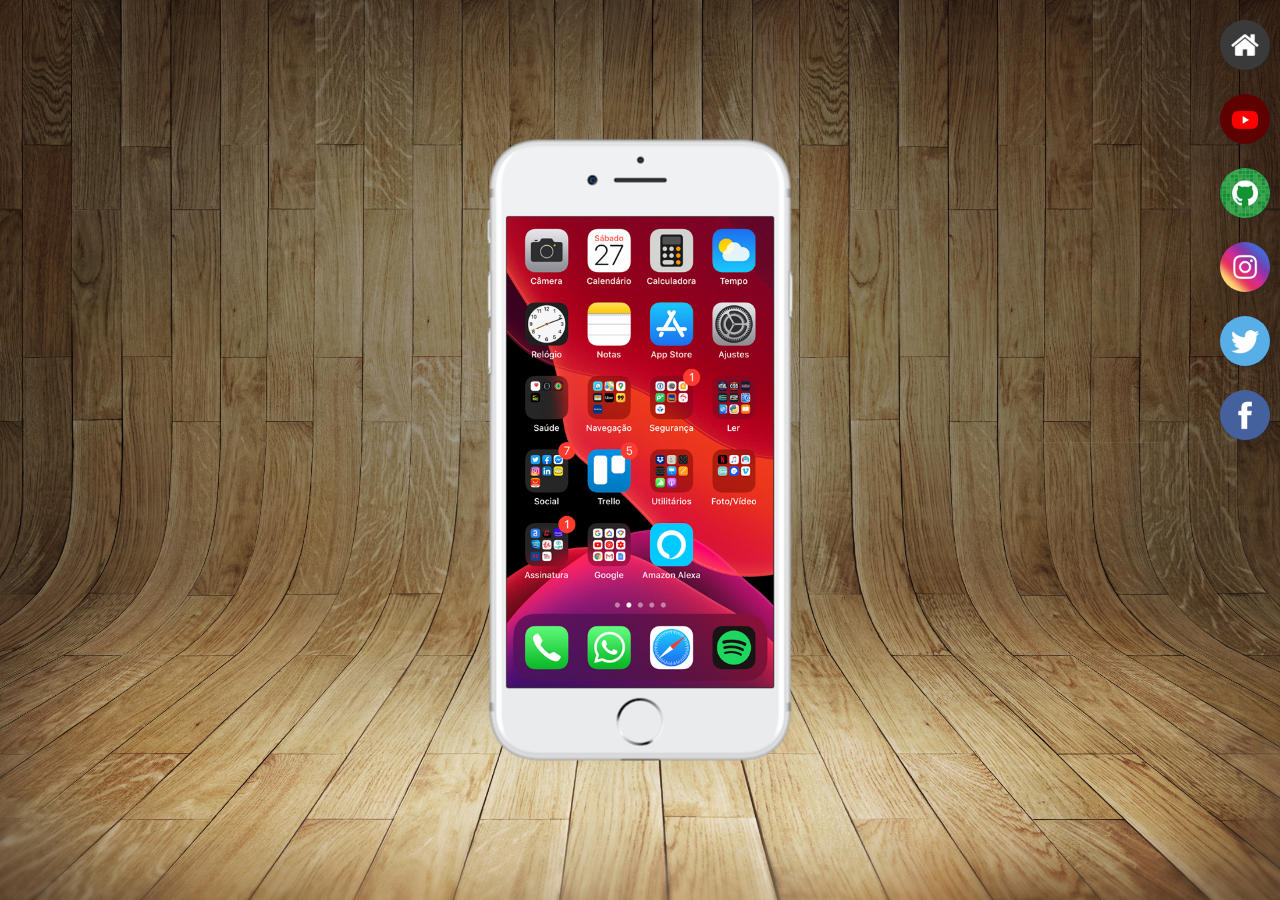
<file: index.html>
<!DOCTYPE html>
<html lang="pt-BR">
<head>
    <meta charset="UTF-8">
    <meta name="viewport" content="width=device-width, initial-scale=1.0">
    <title>Redes Sociais</title>
    <link rel="shortcut icon" href="favicon.ico" type="image/x-icon">
    <link rel="stylesheet" href="estilos/style.css">
</head>
<body>
    <main>
        <section id="telefone">
            <iframe src="home.html" frameborder="0" name="tela" id="tela">Navegador não compatível com a função do site (iframe)</iframe>
        </section>

        <section id="redes-sociais">

            <a href="home.html" target="tela"><img src="imagens/logo-home.jpg" alt="Home" srcset=""></a> <br>
            <a href="youtube.html" target="tela"><img src="imagens/logo-youtube.jpg" alt="YouTube" srcset=""></a> <br>
            <a href="github.html" target="tela"><img src="imagens/logo-github.jpg" alt="GitHub" srcset=""></a> <br>
            <a href="instagram.html" target="tela"><img src="imagens/logo-instagram.jpg" alt="Instagram" srcset=""></a> <br>
            <a href="twitter.html" target="tela"><img src="imagens/logo-twitter.jpg" alt="Twitter" srcset=""></a> <br>
            <a href="facebook.html" target="tela"><img src="imagens/logo-facebook.jpg" alt="Facebook" srcset=""></a>          
            
        </section>
    </main>
</body>
</html>
</file>
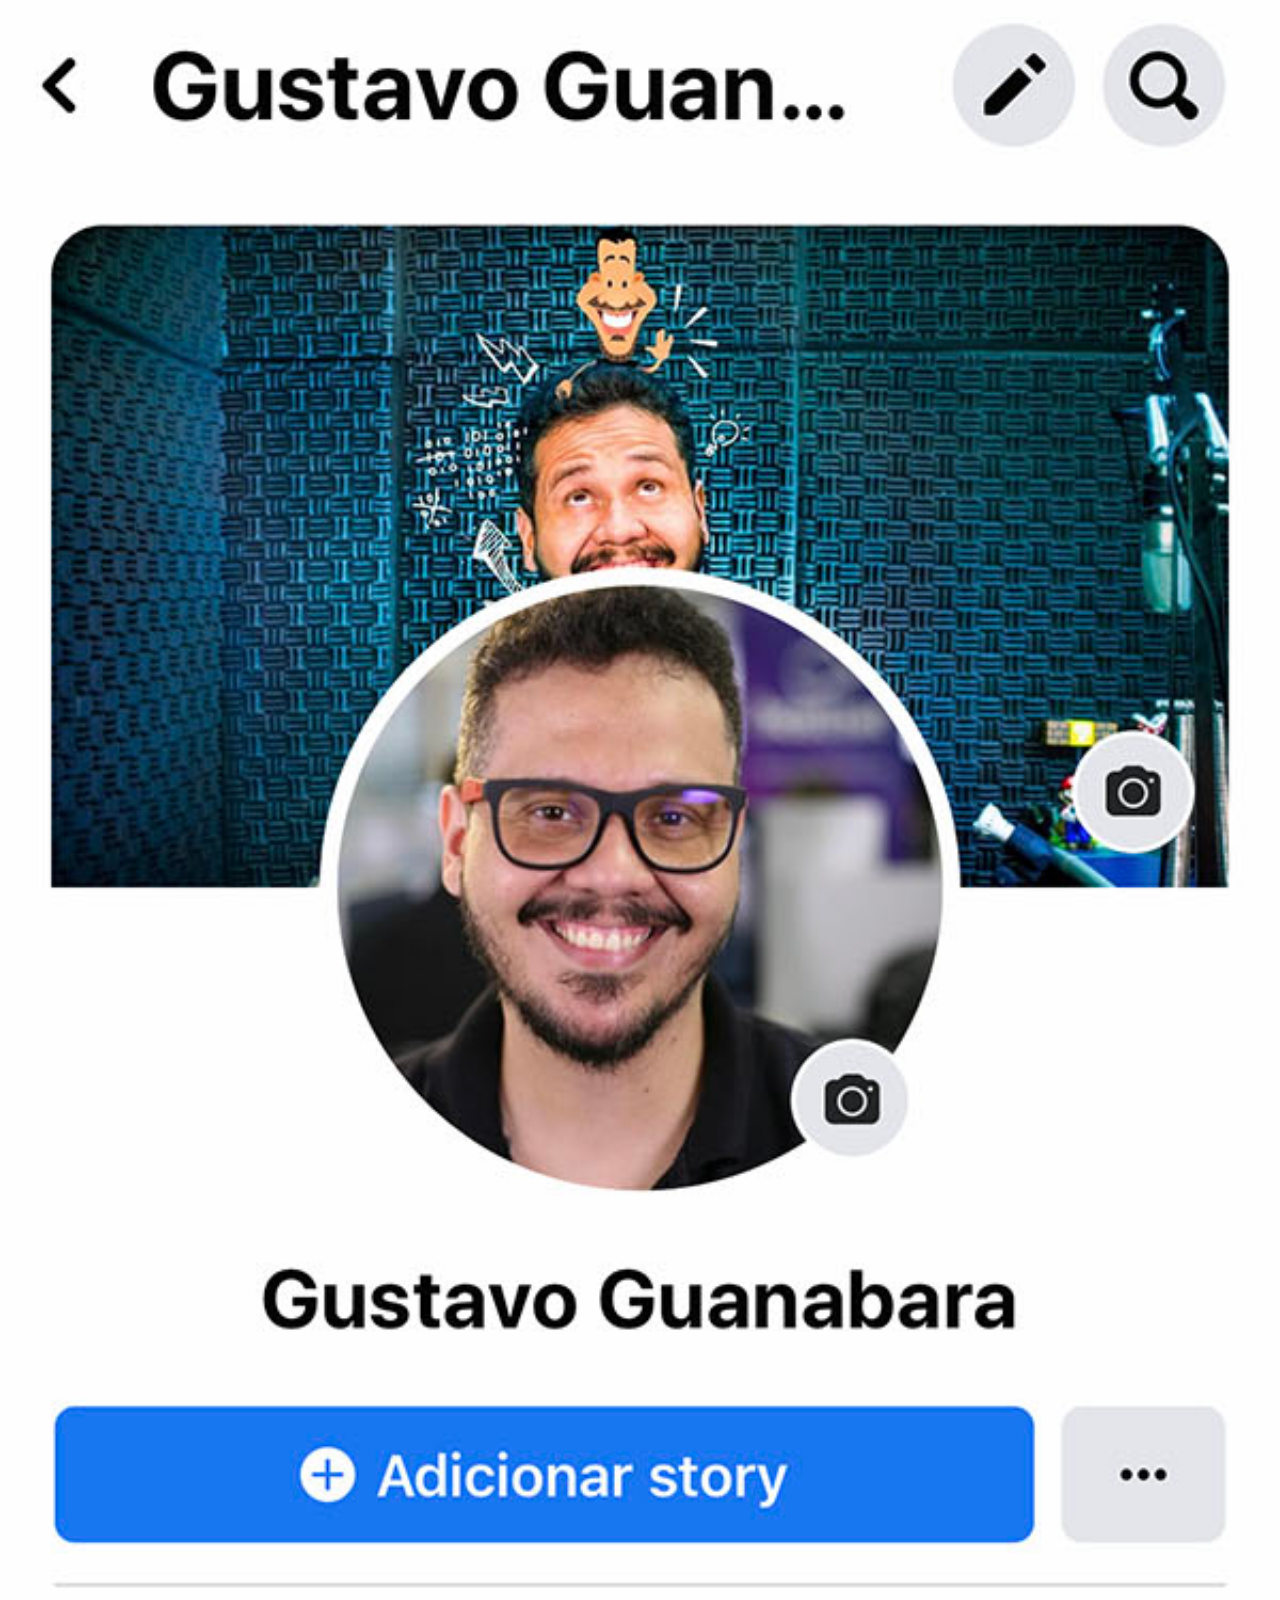
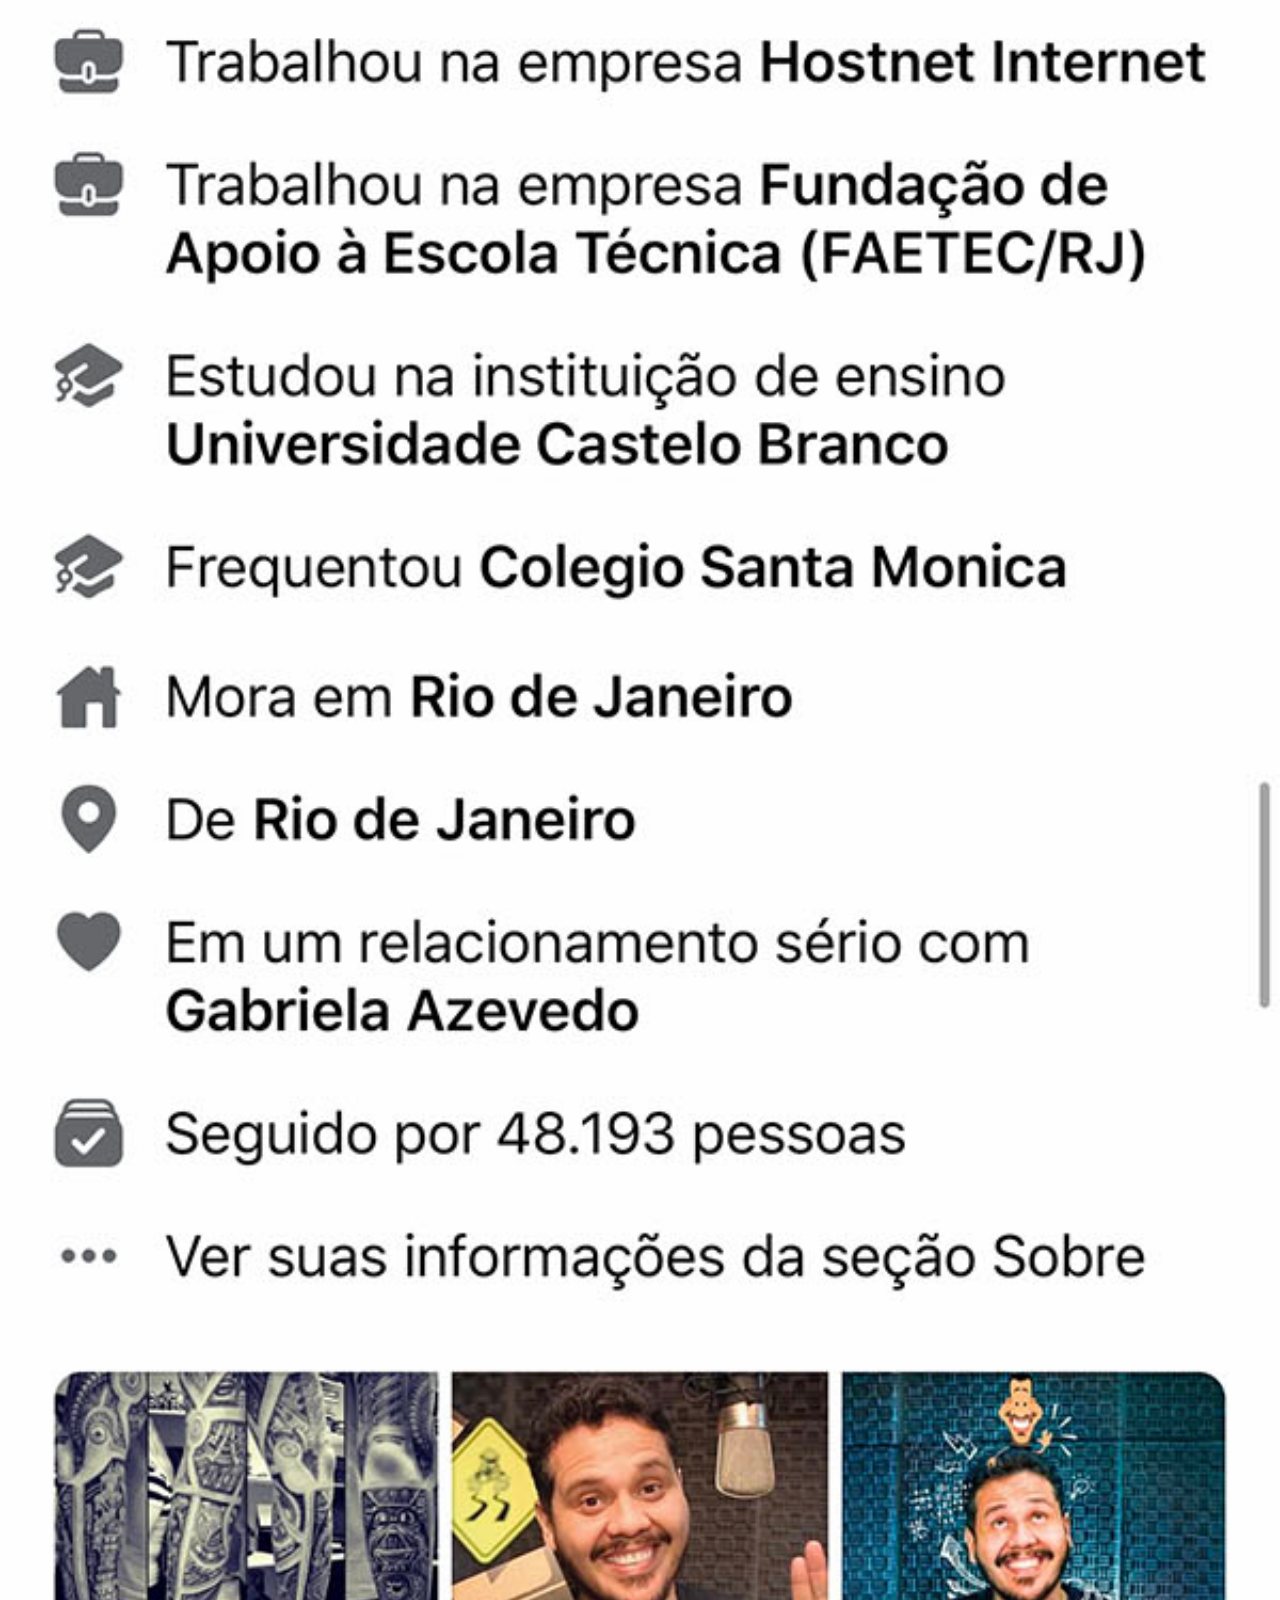
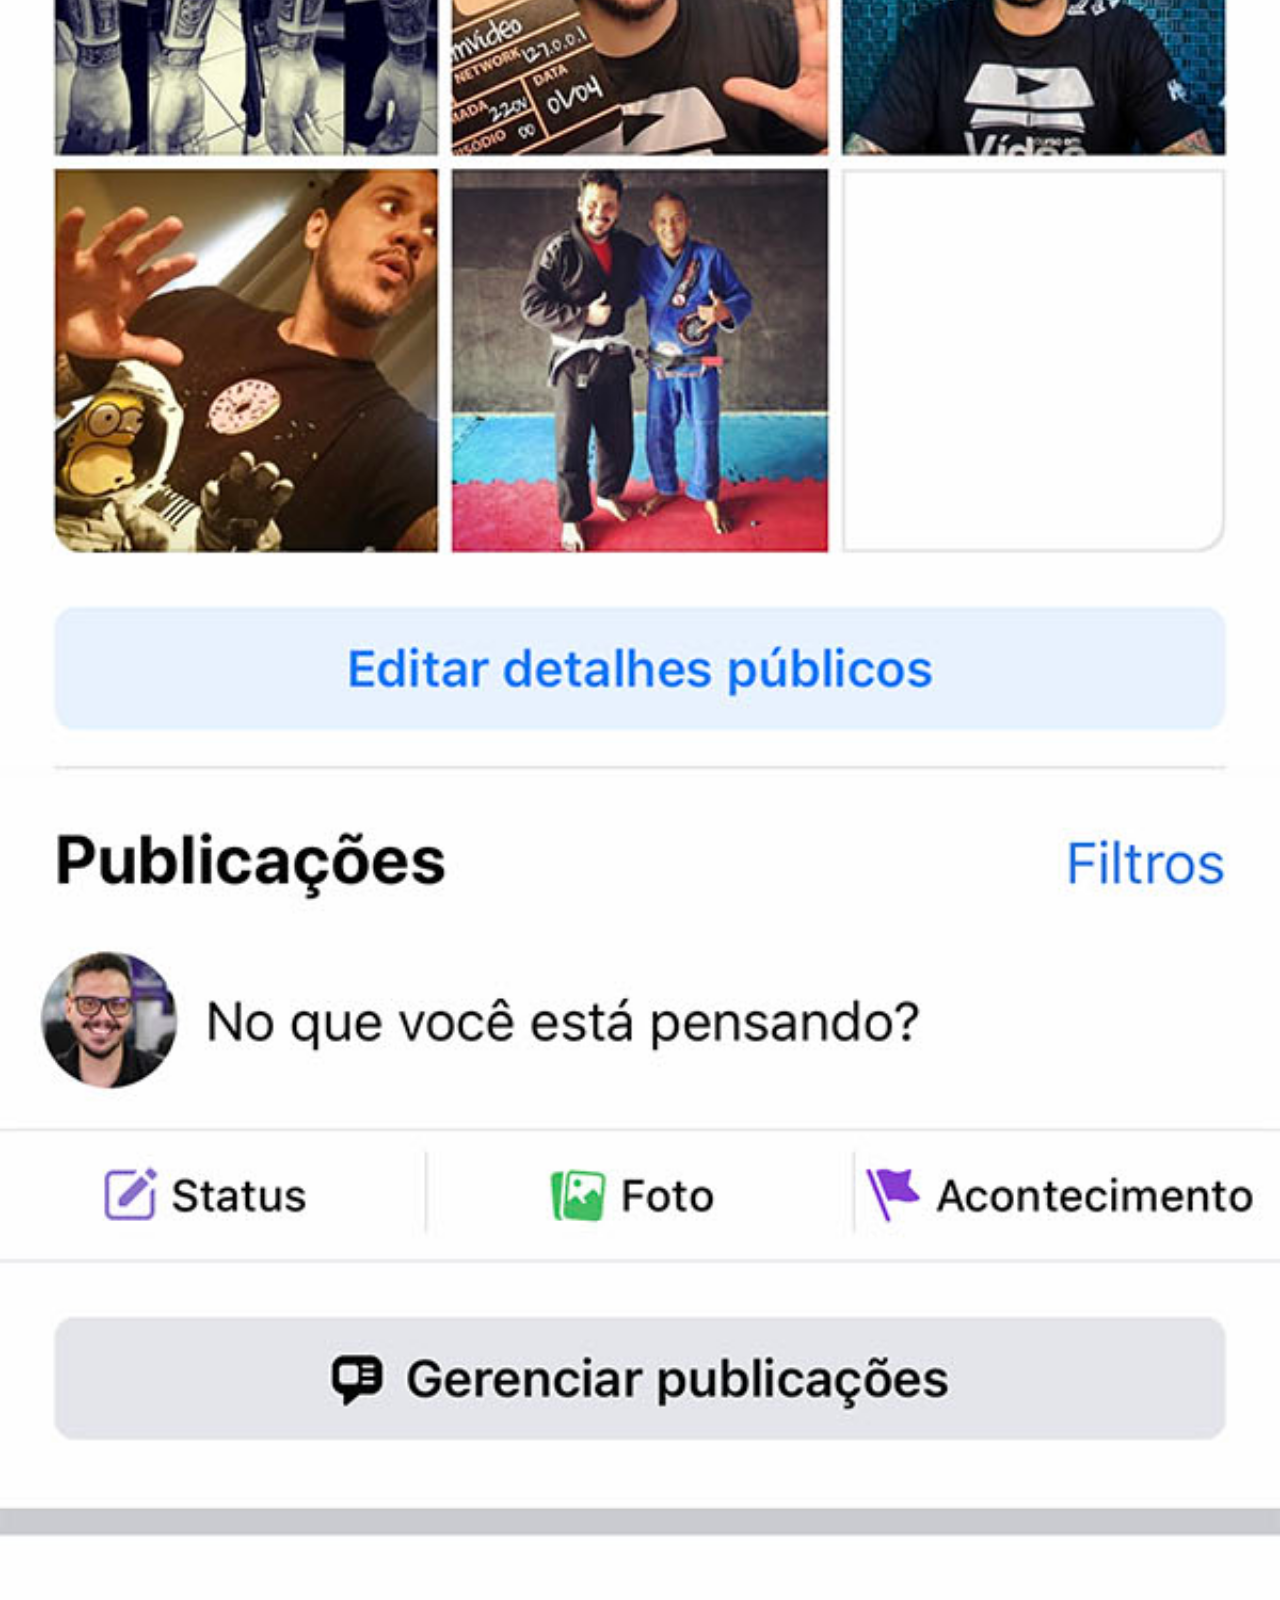
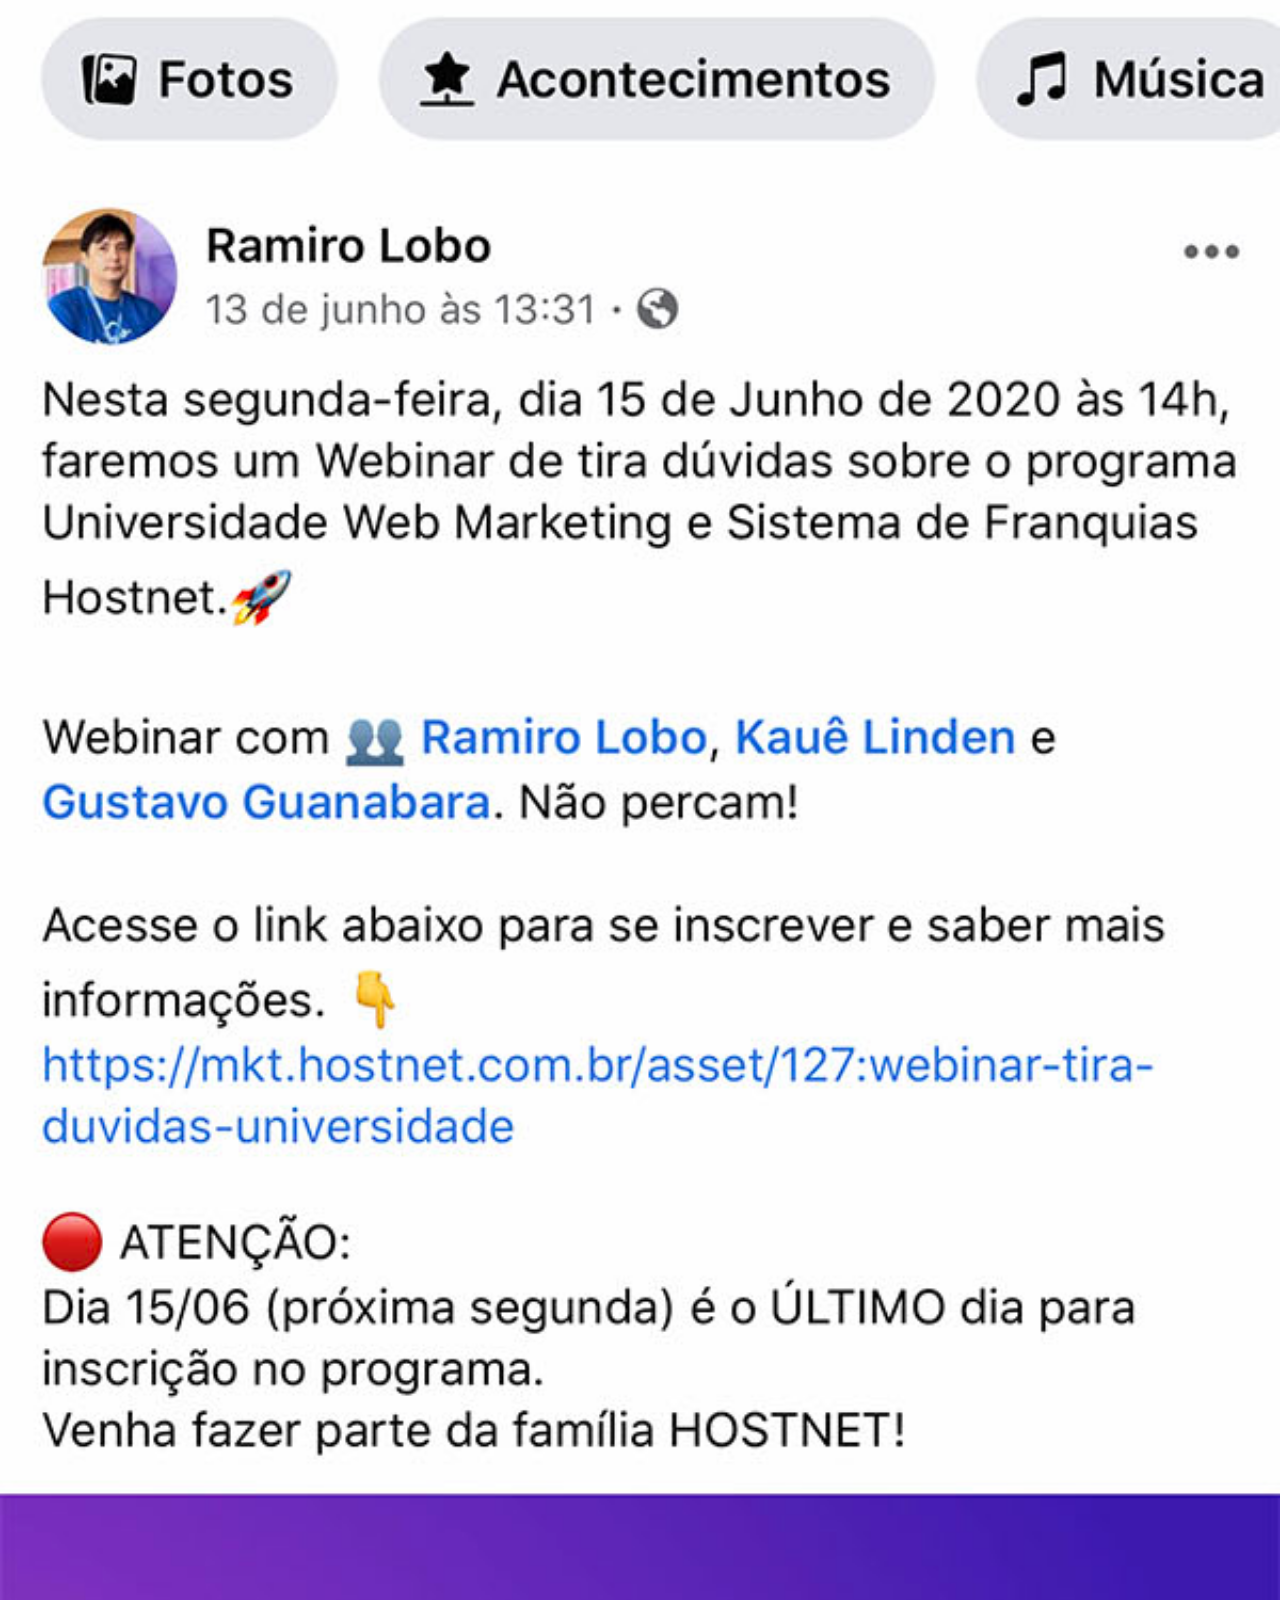
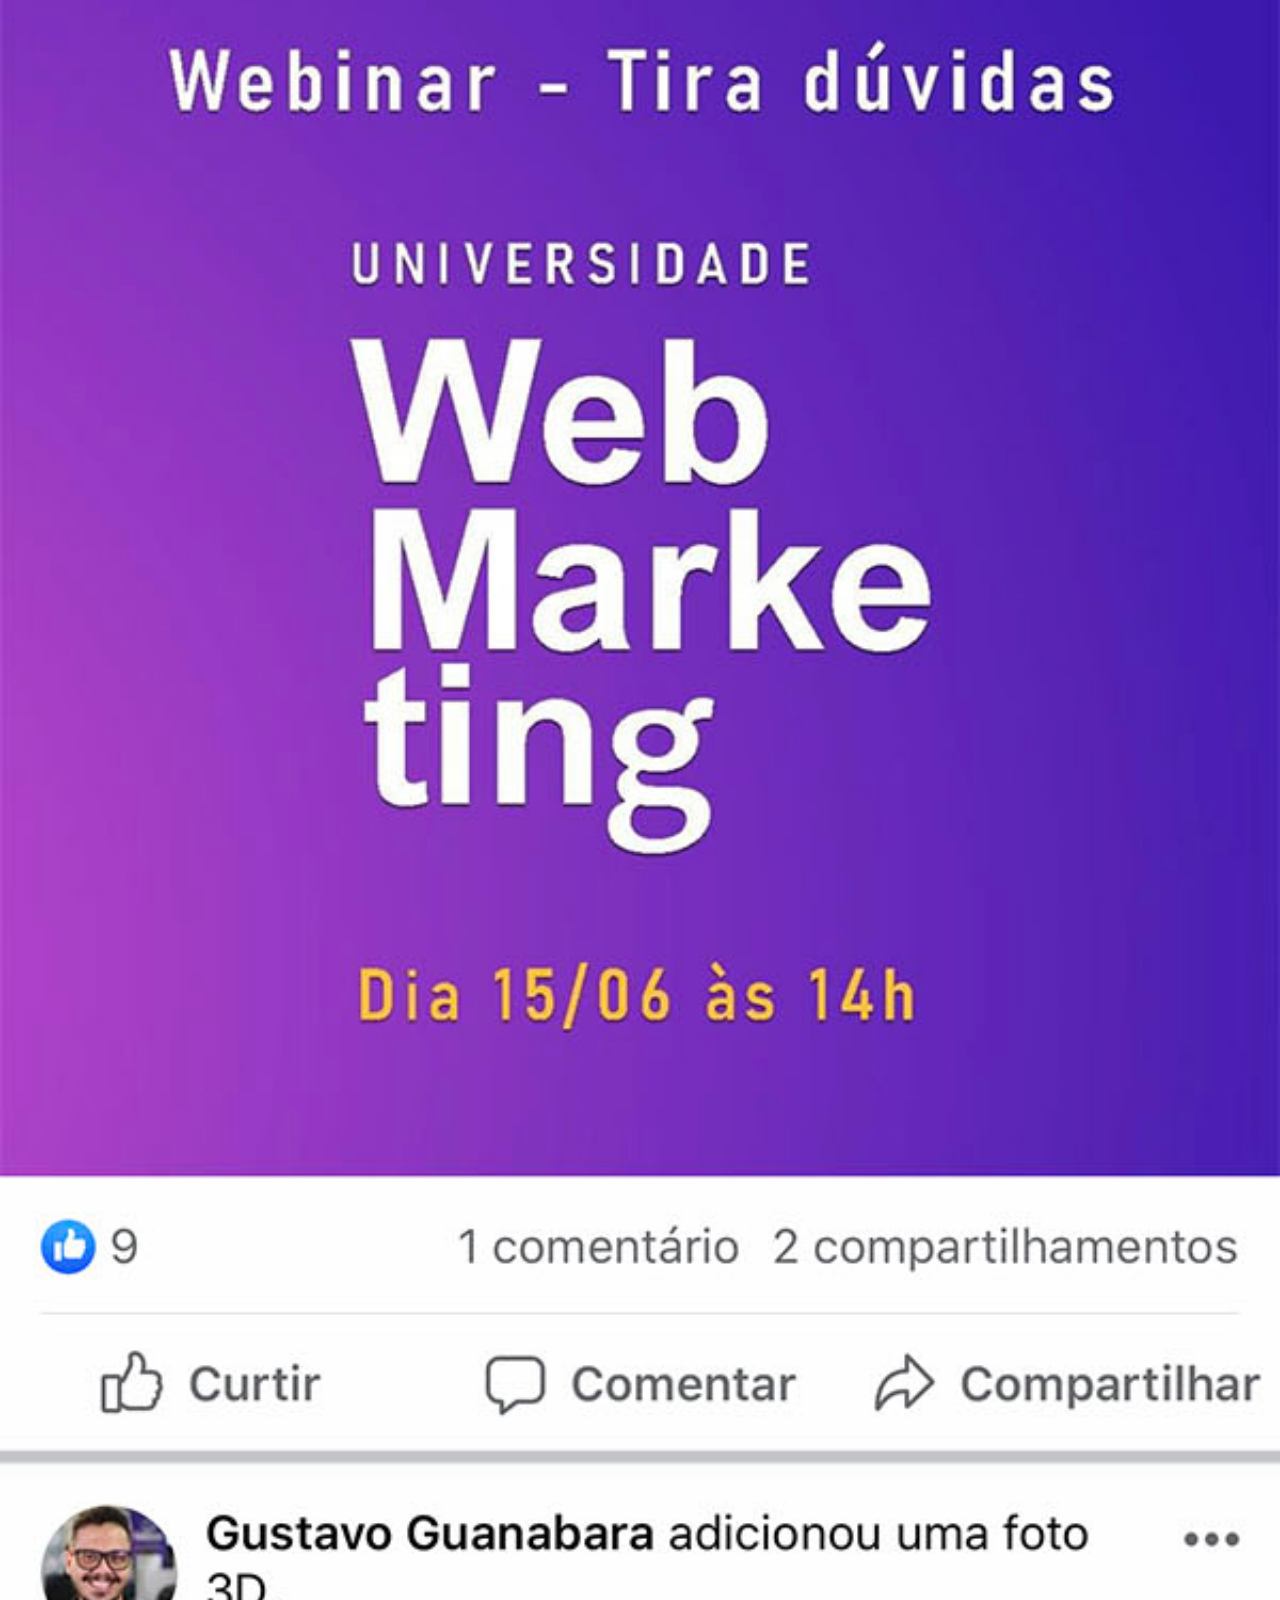
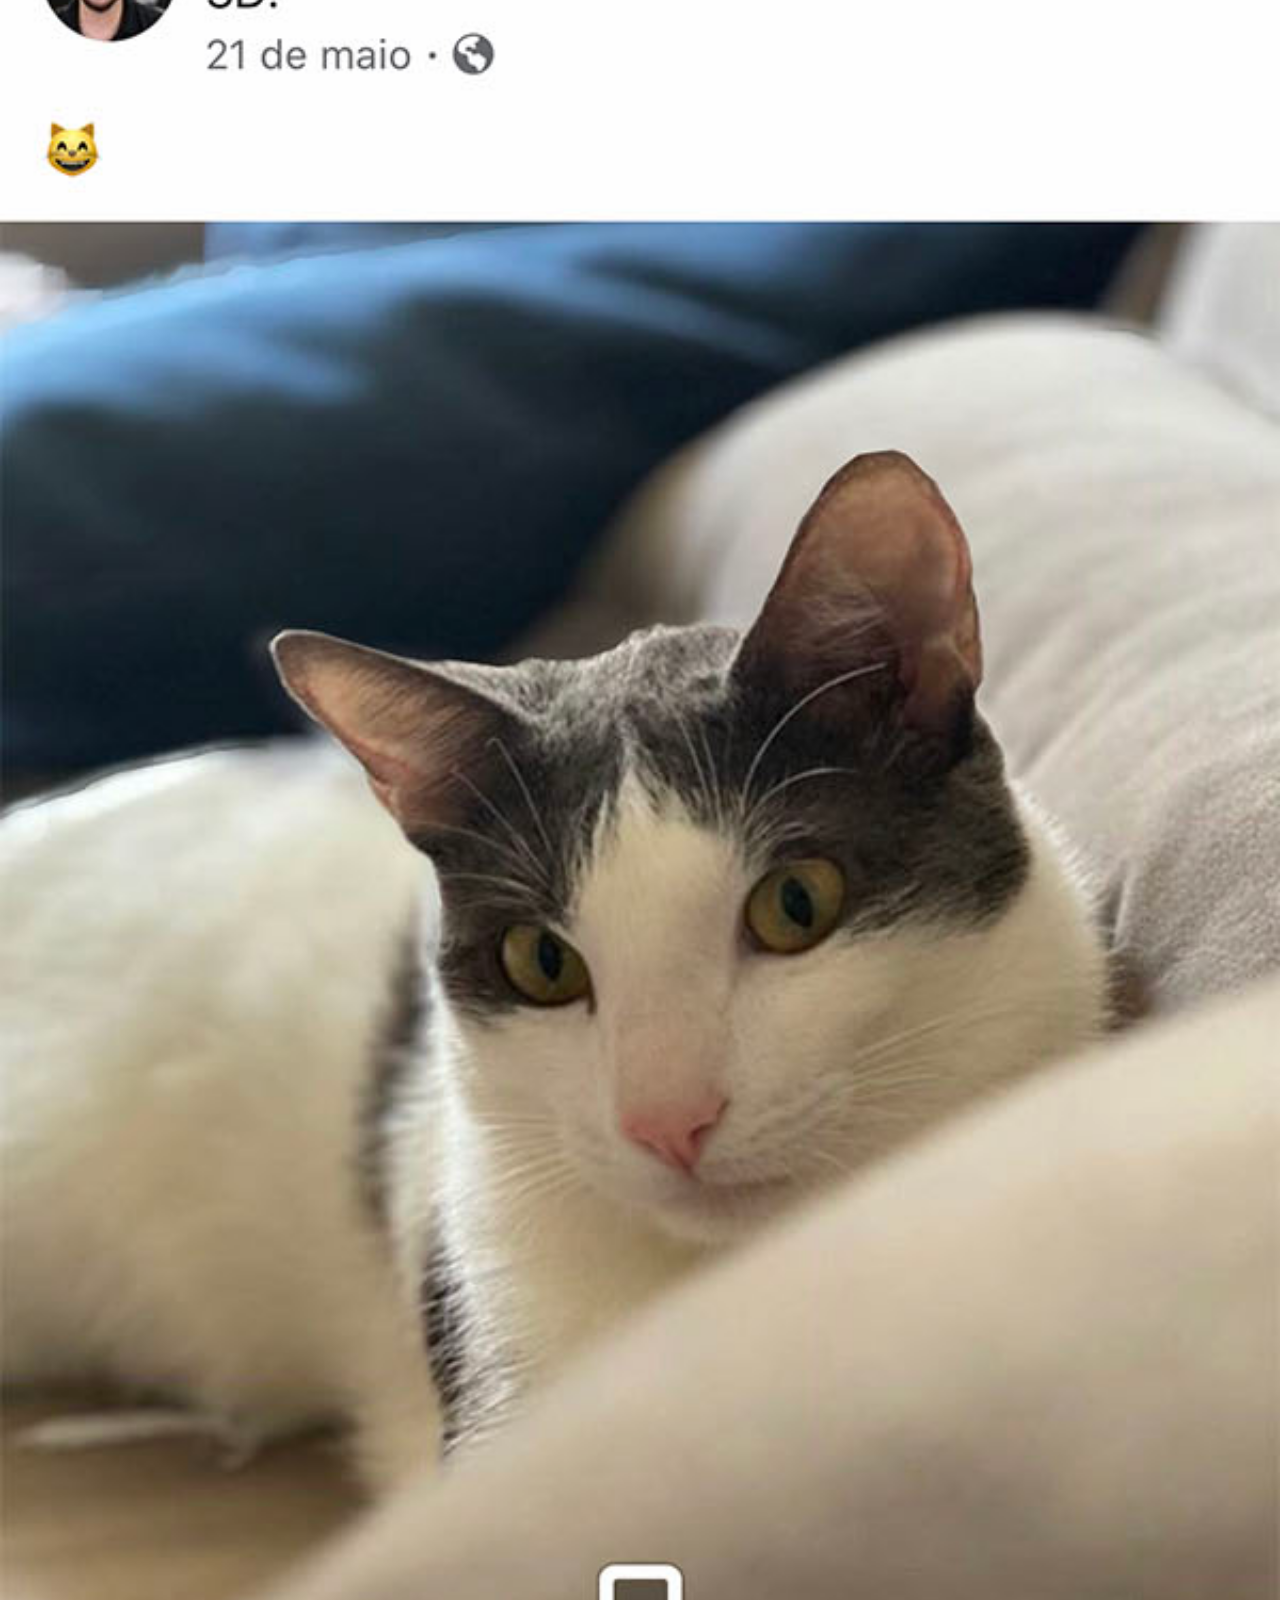
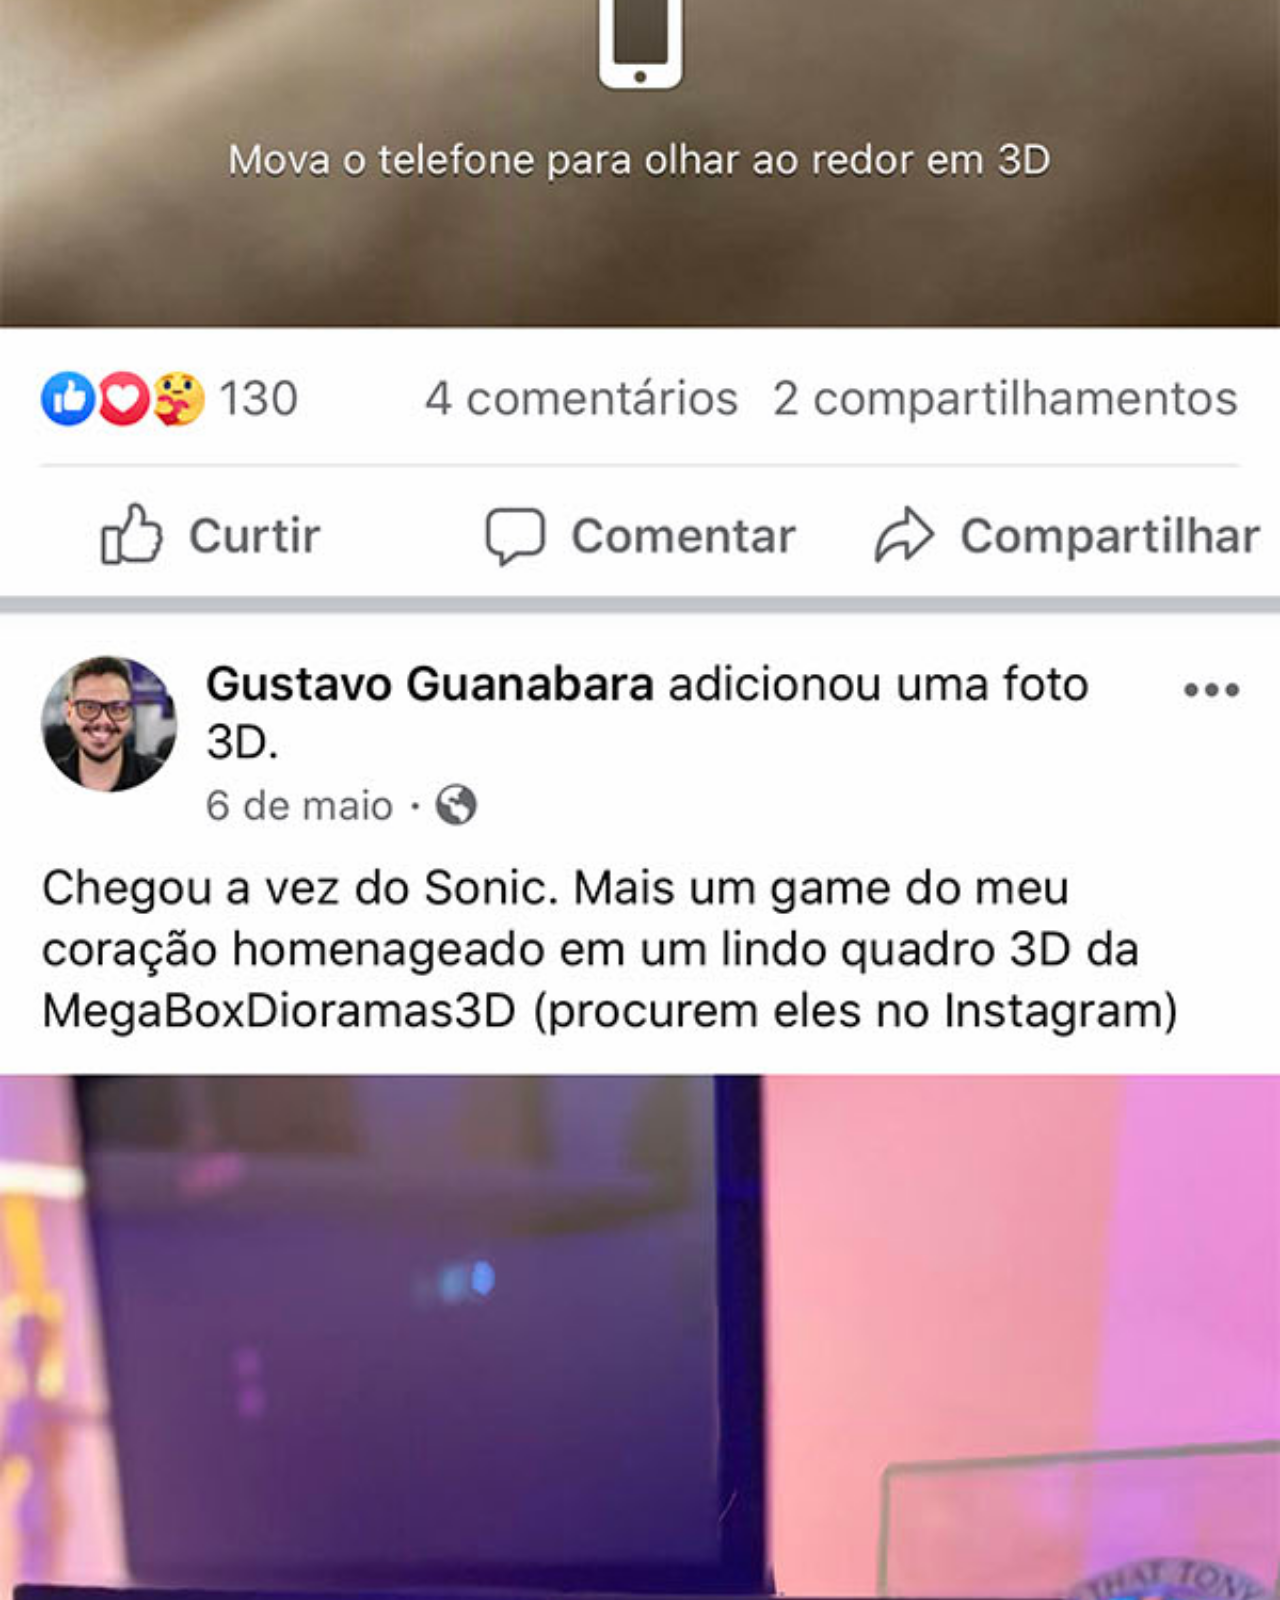
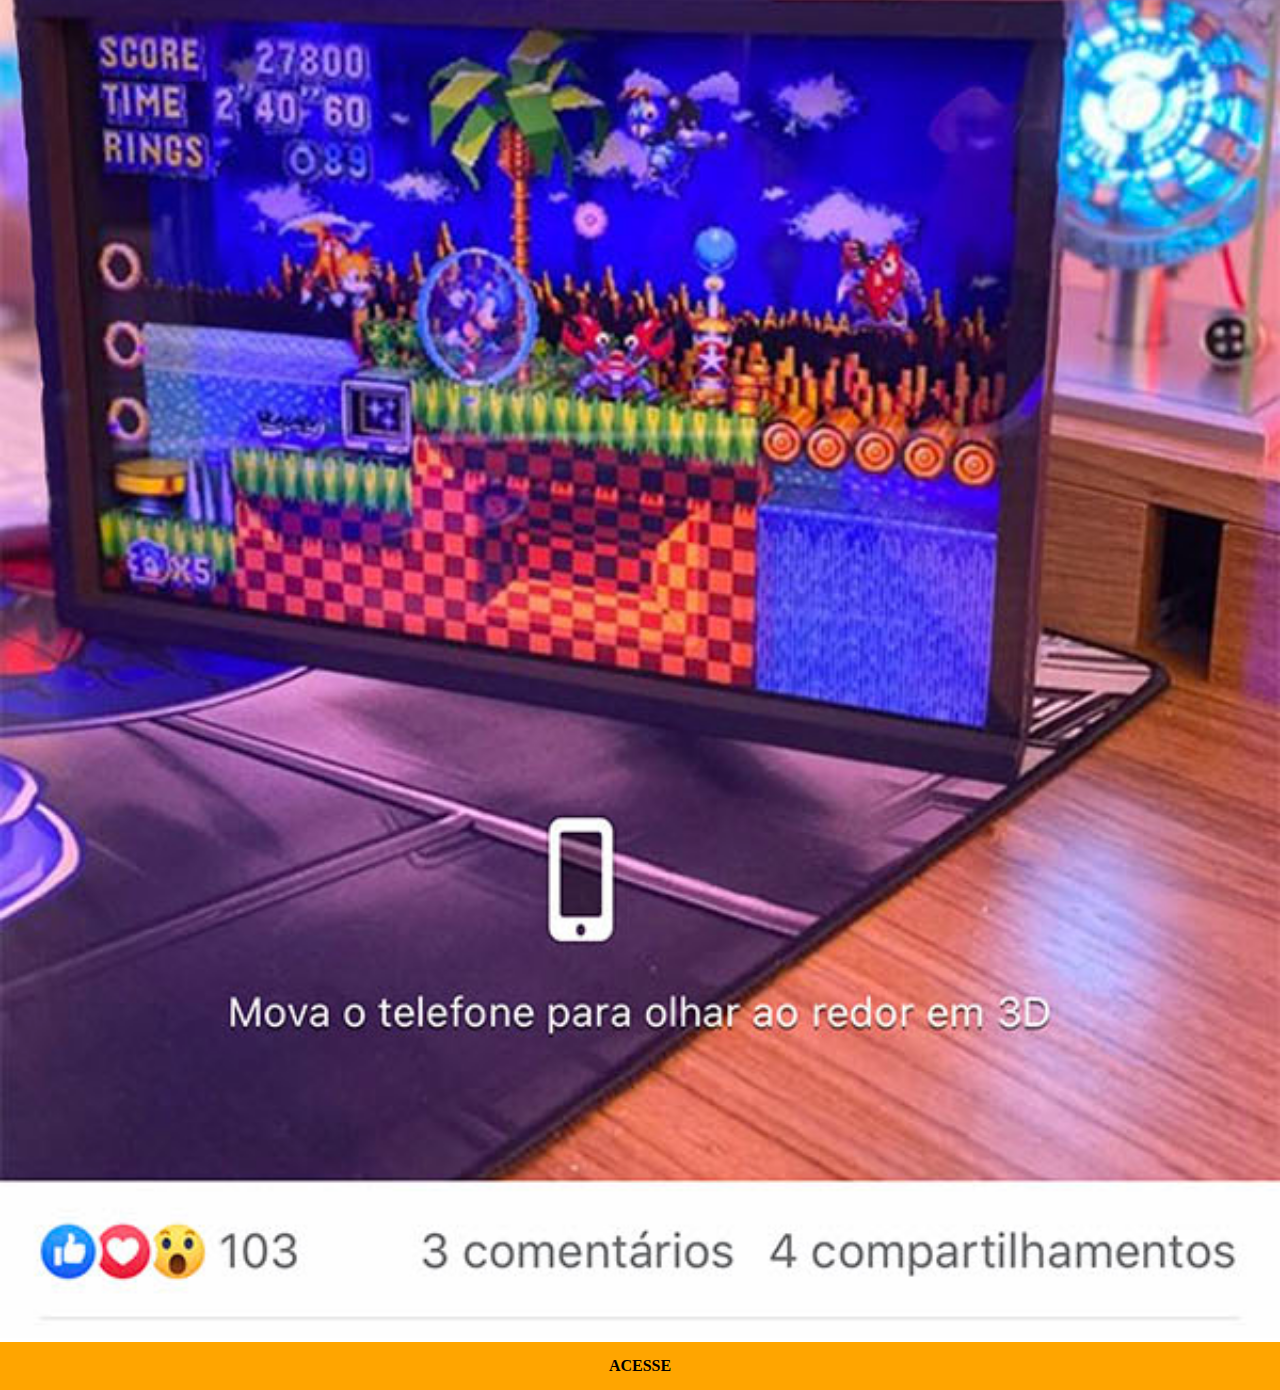
<file: facebook.html>
<!DOCTYPE html>
<html lang="pt-BR">
<head>
    <meta charset="UTF-8">
    <meta name="viewport" content="width=device-width, initial-scale=1.0">
    <title>Document</title>
    <link rel="stylesheet" href="estilos/menu.css">
</head>
<body>
    <img src="imagens/tela-facebook.jpg" alt="Facebook">
    <a href="https://www.facebook.com" target="_blank">ACESSE</a>
</body>
</html>
</file>
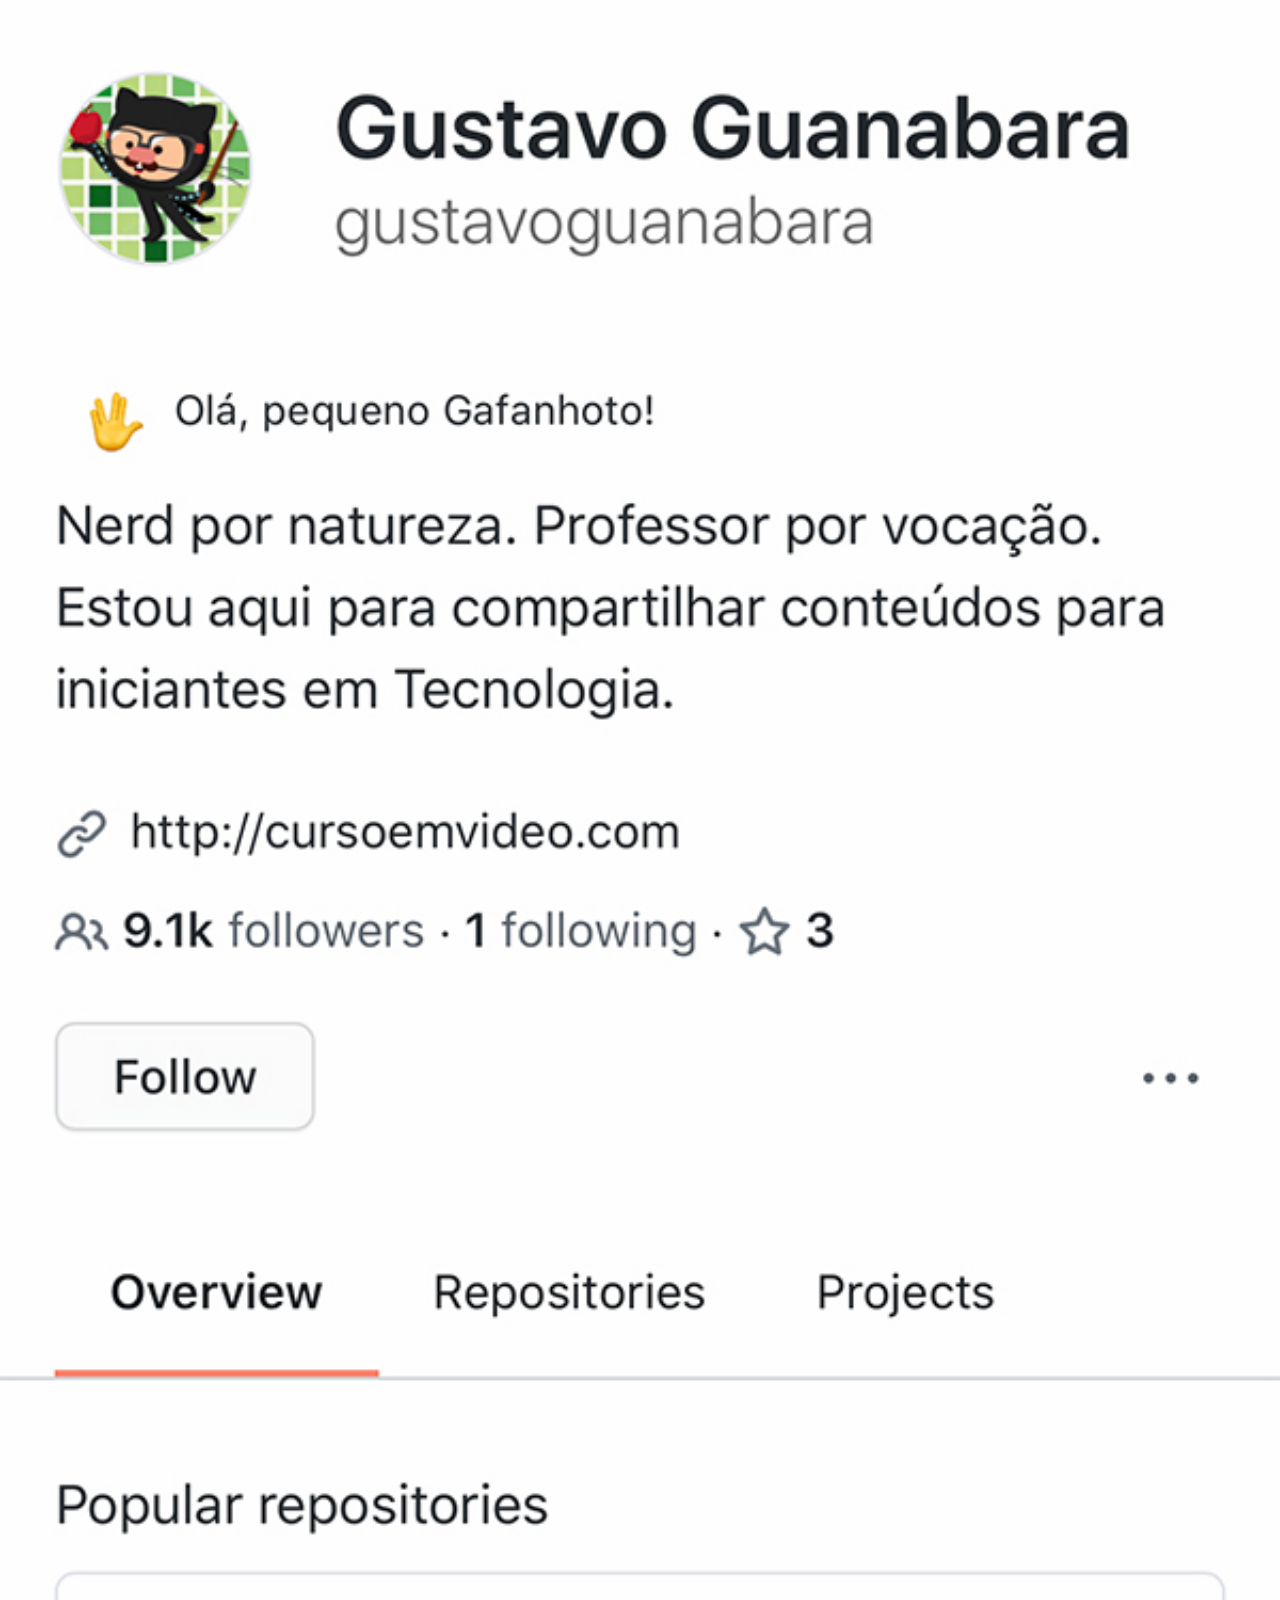
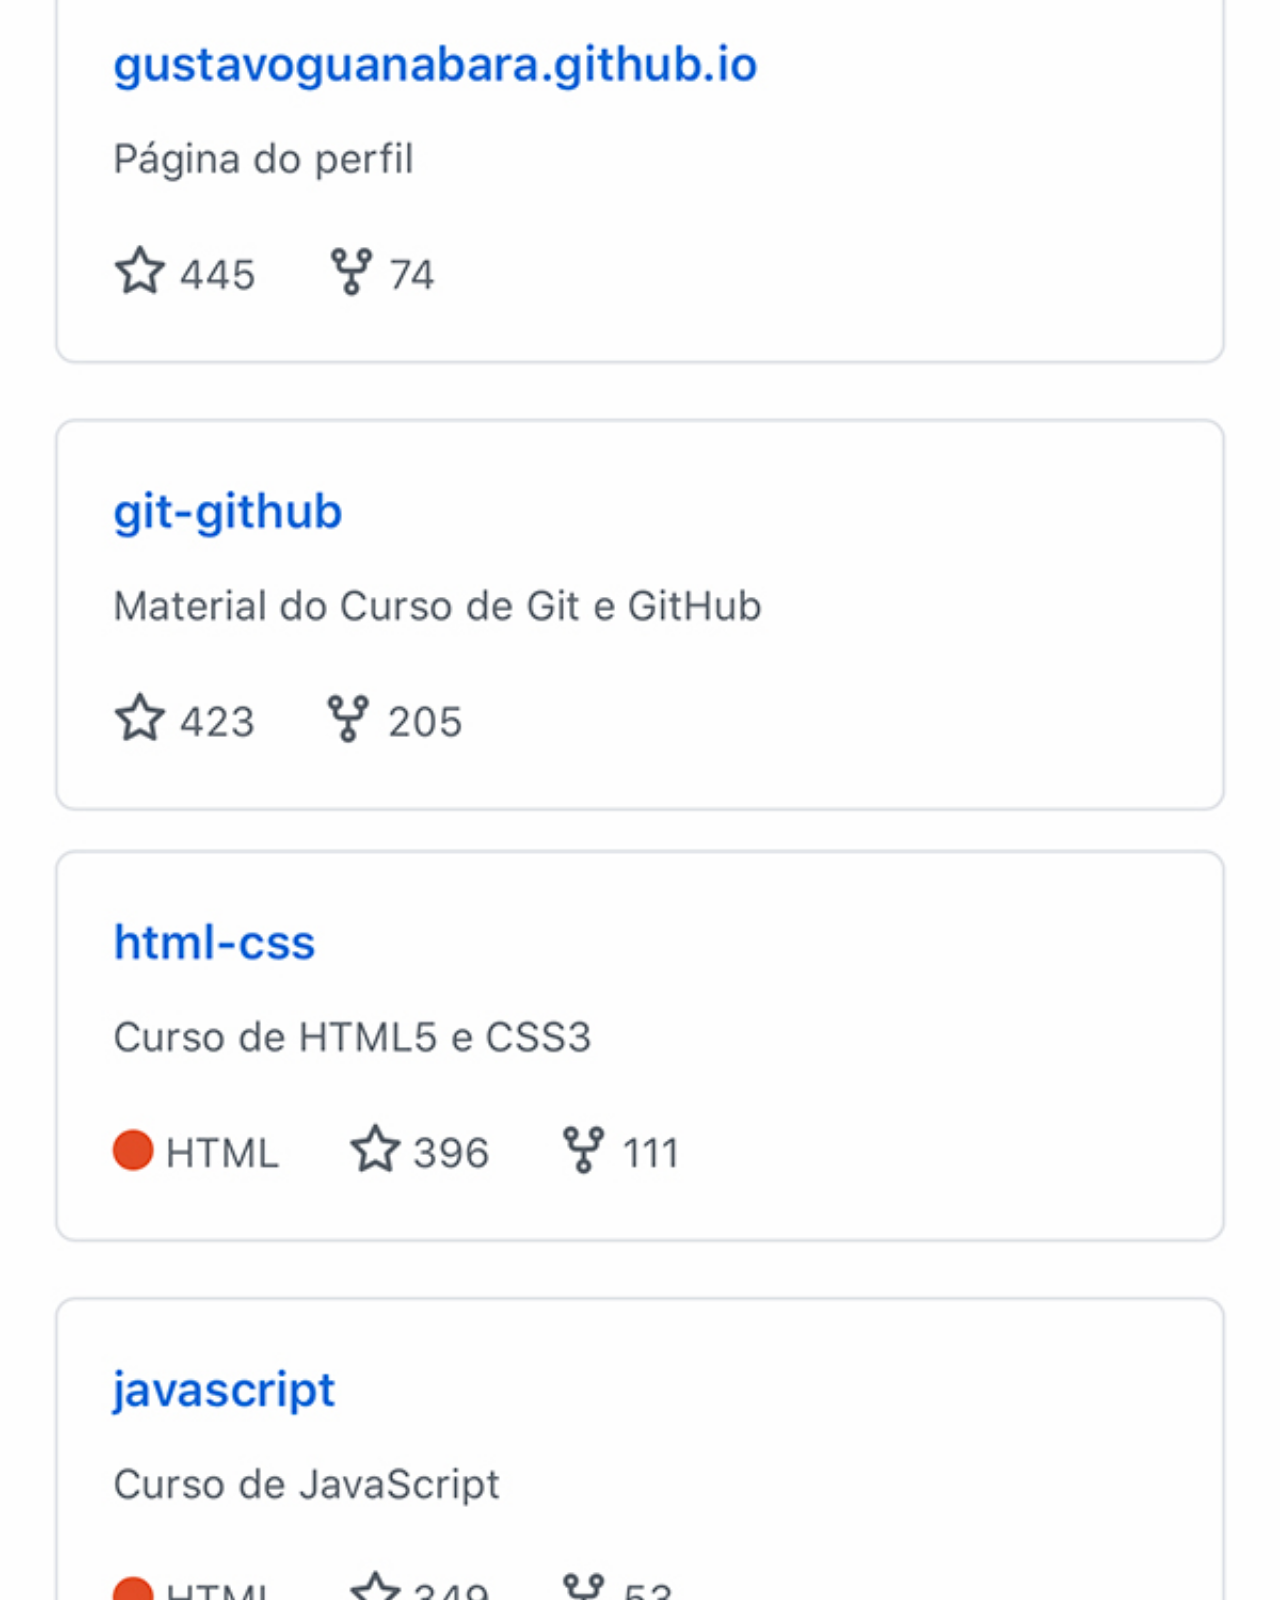
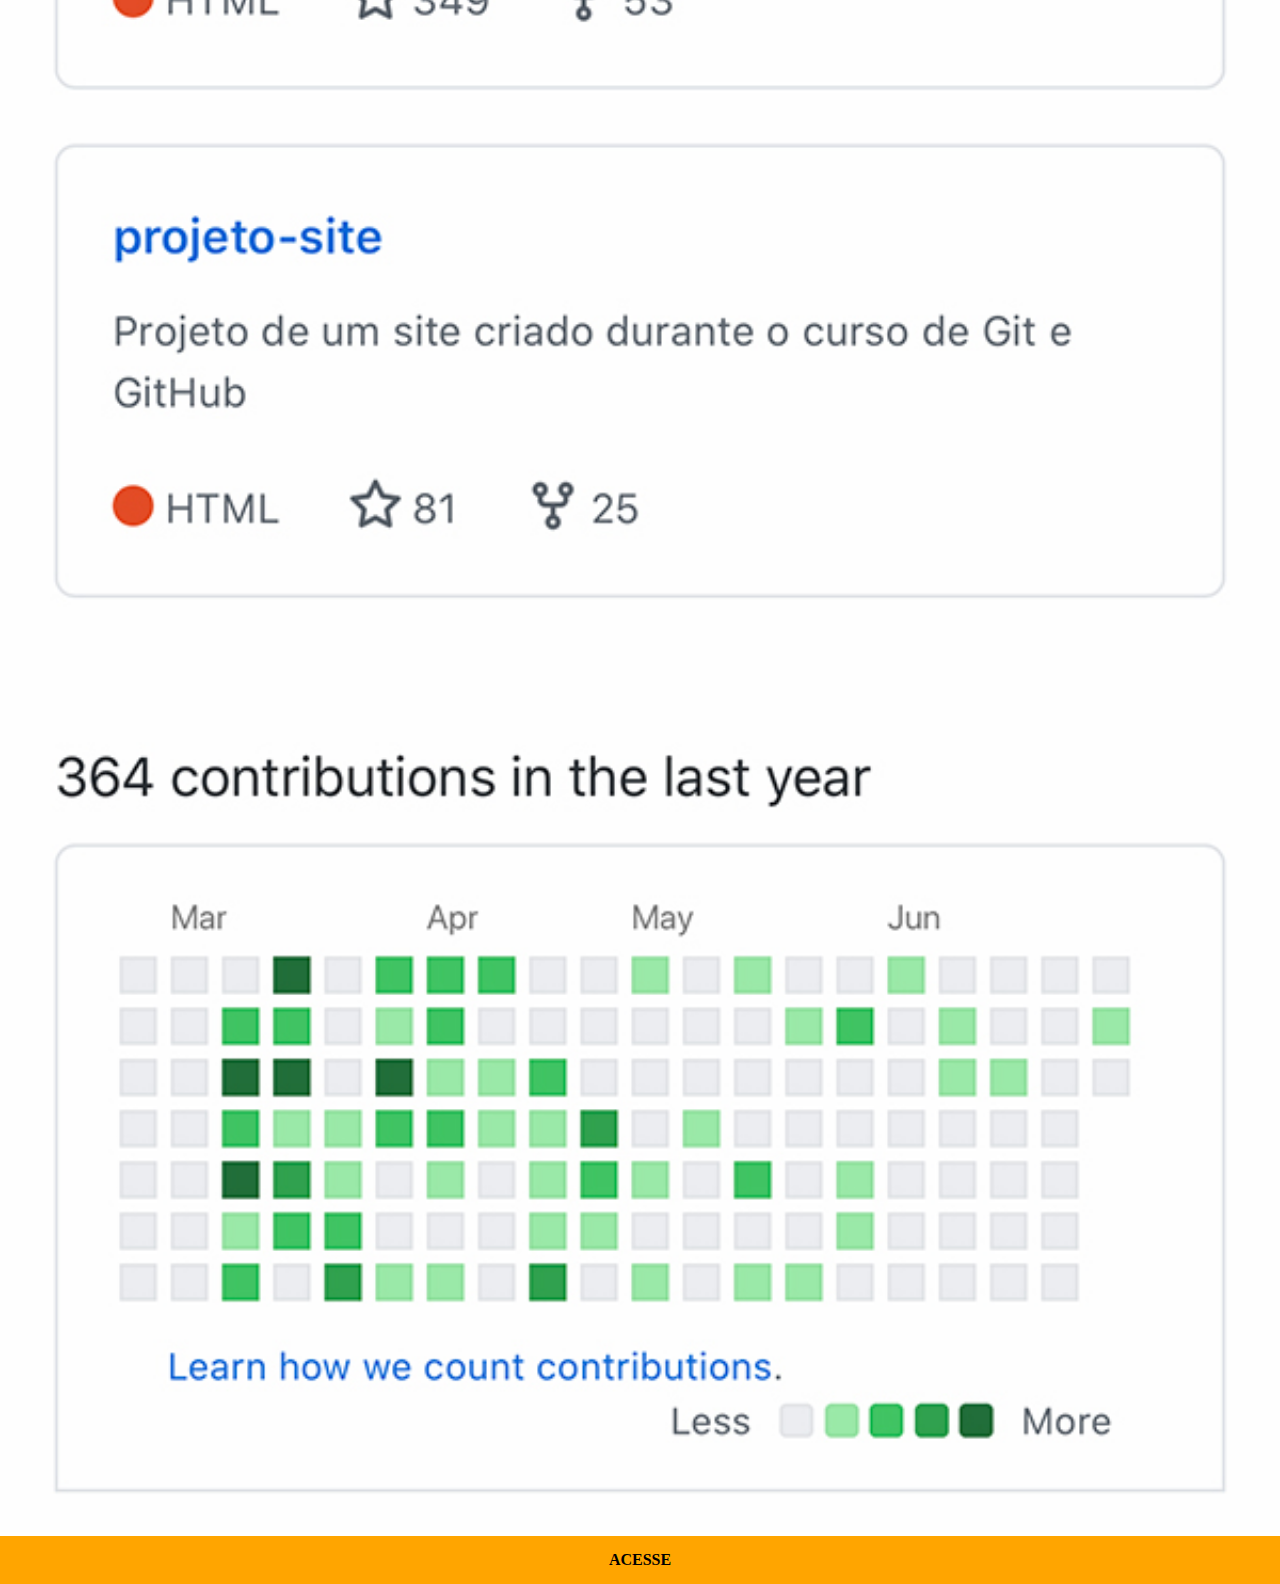
<file: github.html>
<!DOCTYPE html>
<html lang="pt-BR">
<head>
    <meta charset="UTF-8">
    <meta name="viewport" content="width=device-width, initial-scale=1.0">
    <title>GitHub</title>
    <link rel="stylesheet" href="estilos/menu.css">
</head>
<body>
    <img src="imagens/tela-github.jpg" alt="GitHub">
    <a href="https://www.github.com" target="_blank">ACESSE</a>
</body>
</html>
</file>
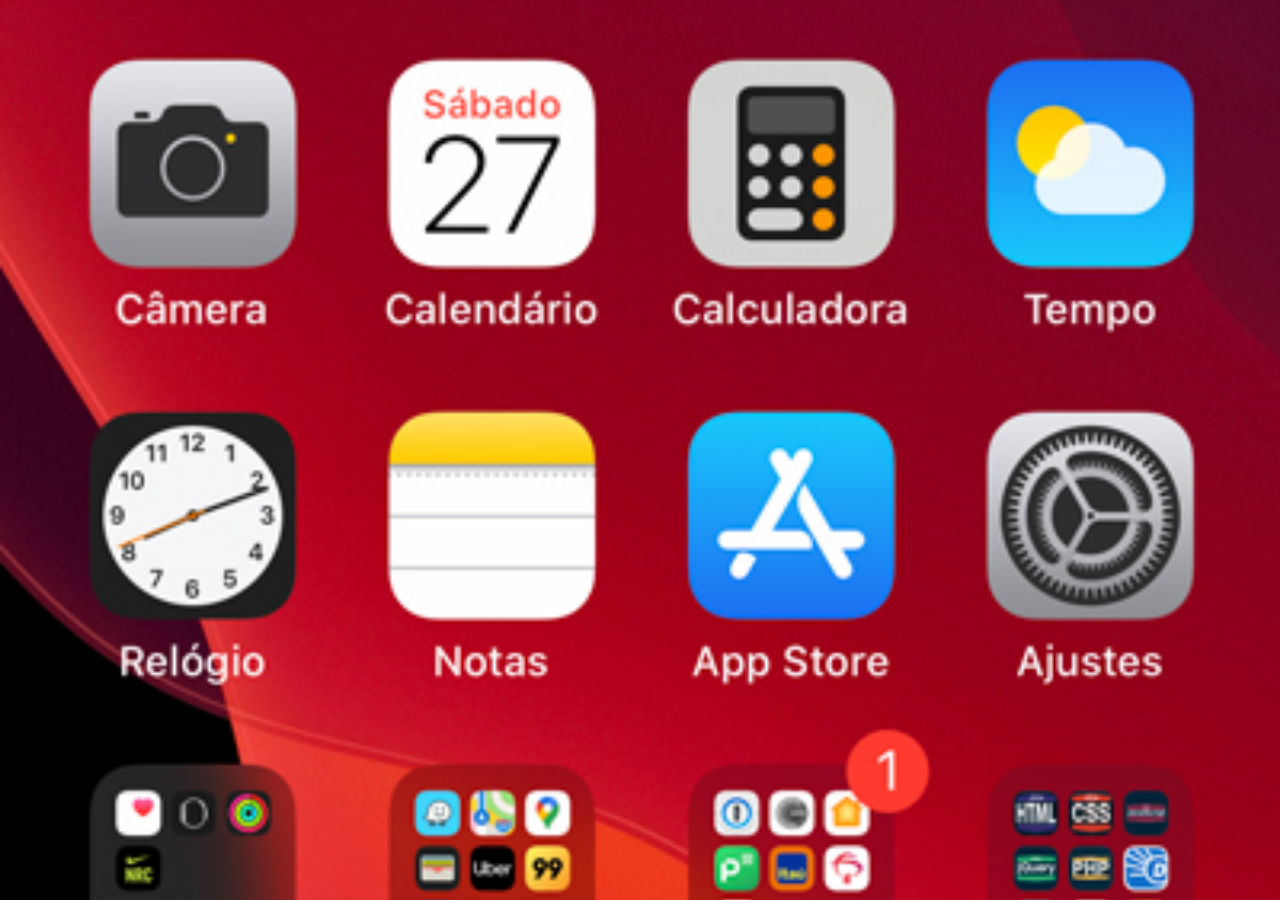
<file: home.html>
<!DOCTYPE html>
<html lang="pt-BR">
<head>
    <meta charset="UTF-8">
    <meta name="viewport" content="width=device-width, initial-scale=1.0">
    <title>Home</title>
</head>
<body>
    <style>
        * {
            margin: 0px;
            padding: 0px;
        }
        
        body {
            width: 100vw;
            height: 100vh;
            background: black url(imagens/tela-home.jpg) no-repeat top center;
            background-size: cover;
        }
    </style>
</body>
</html>
</file>
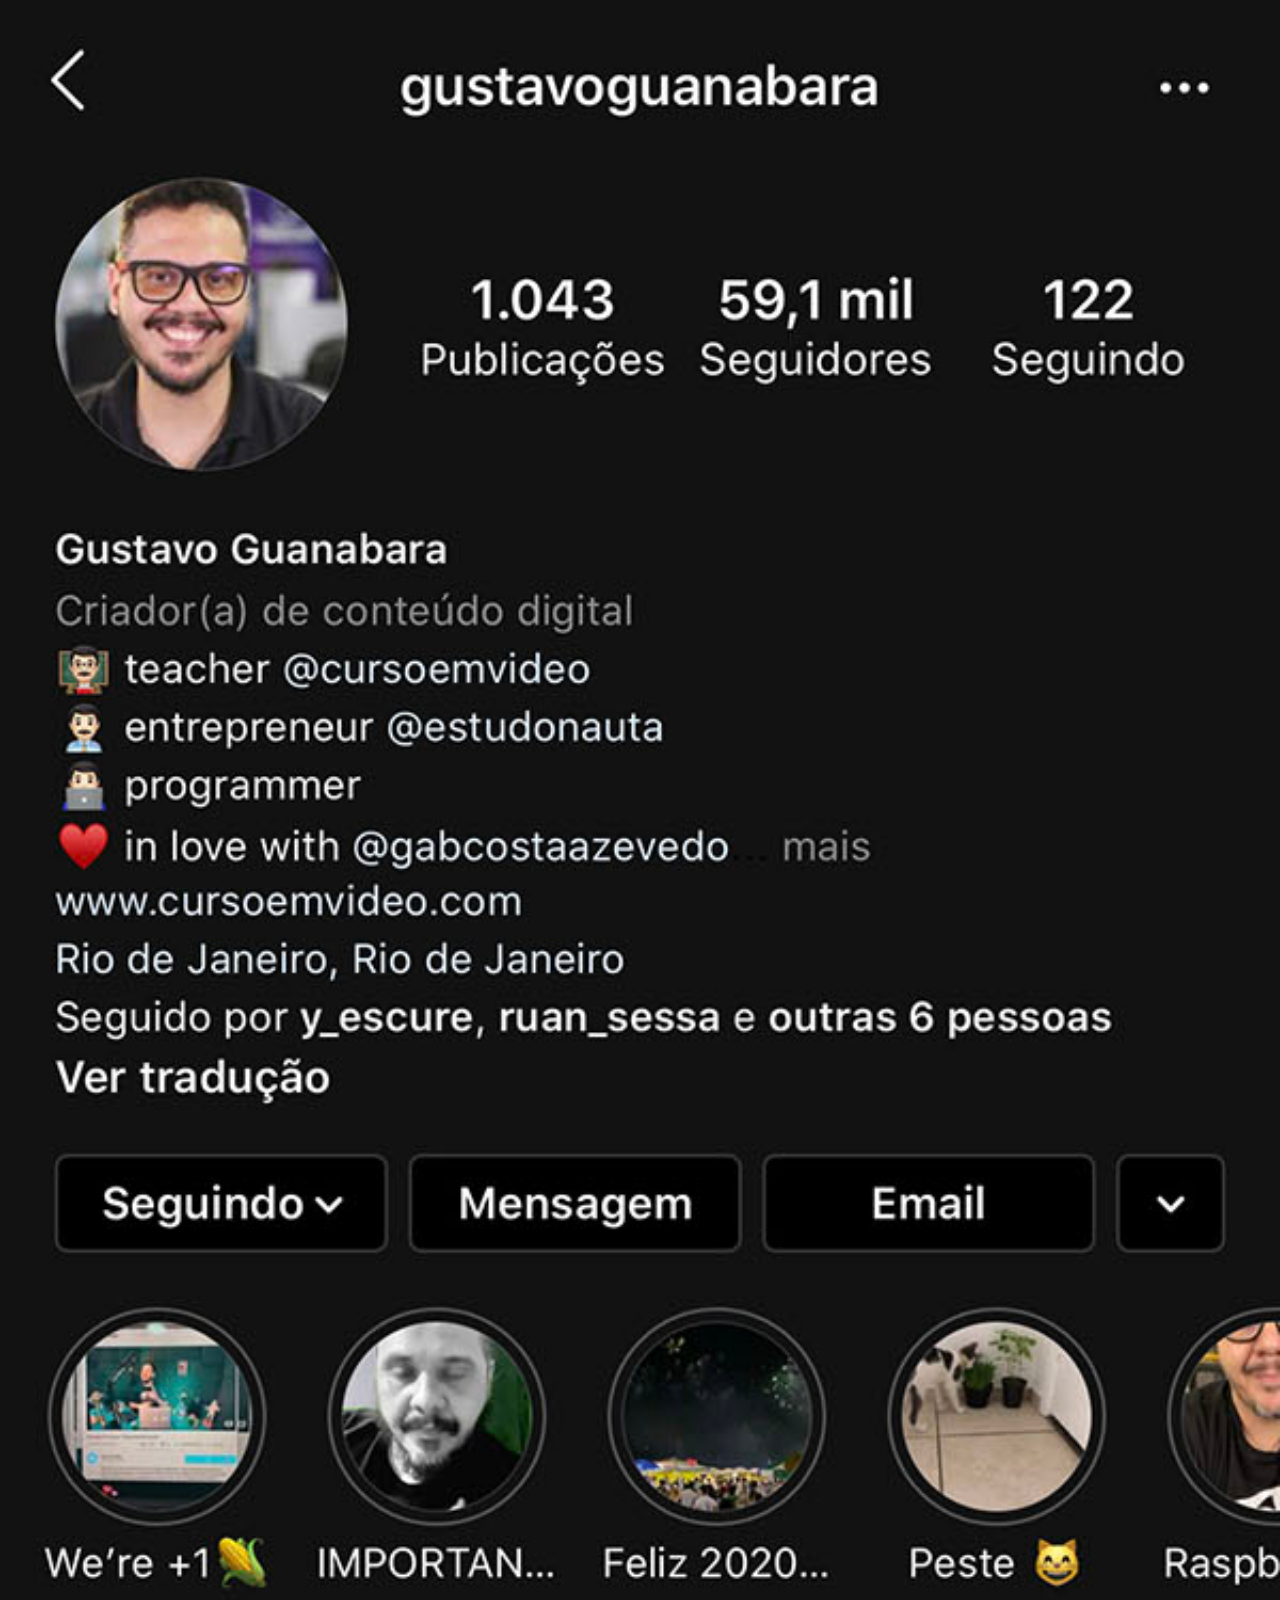
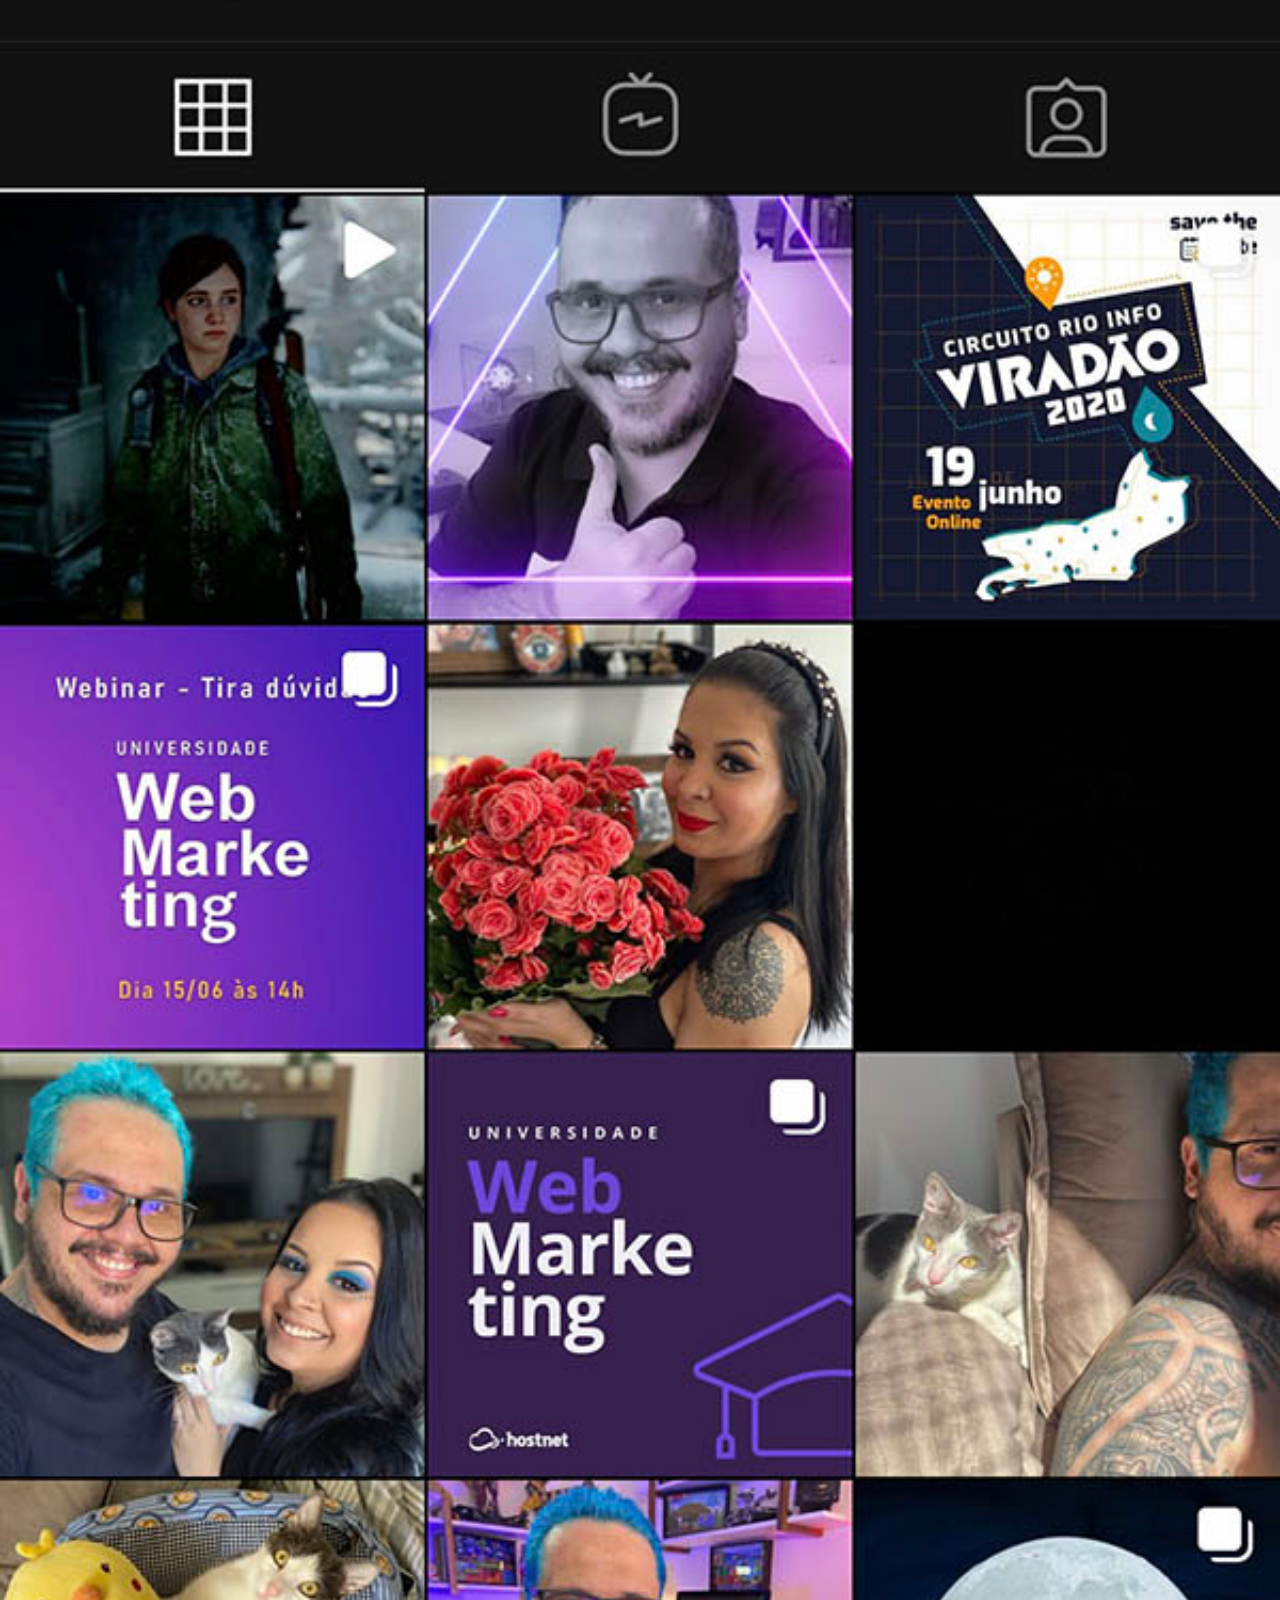
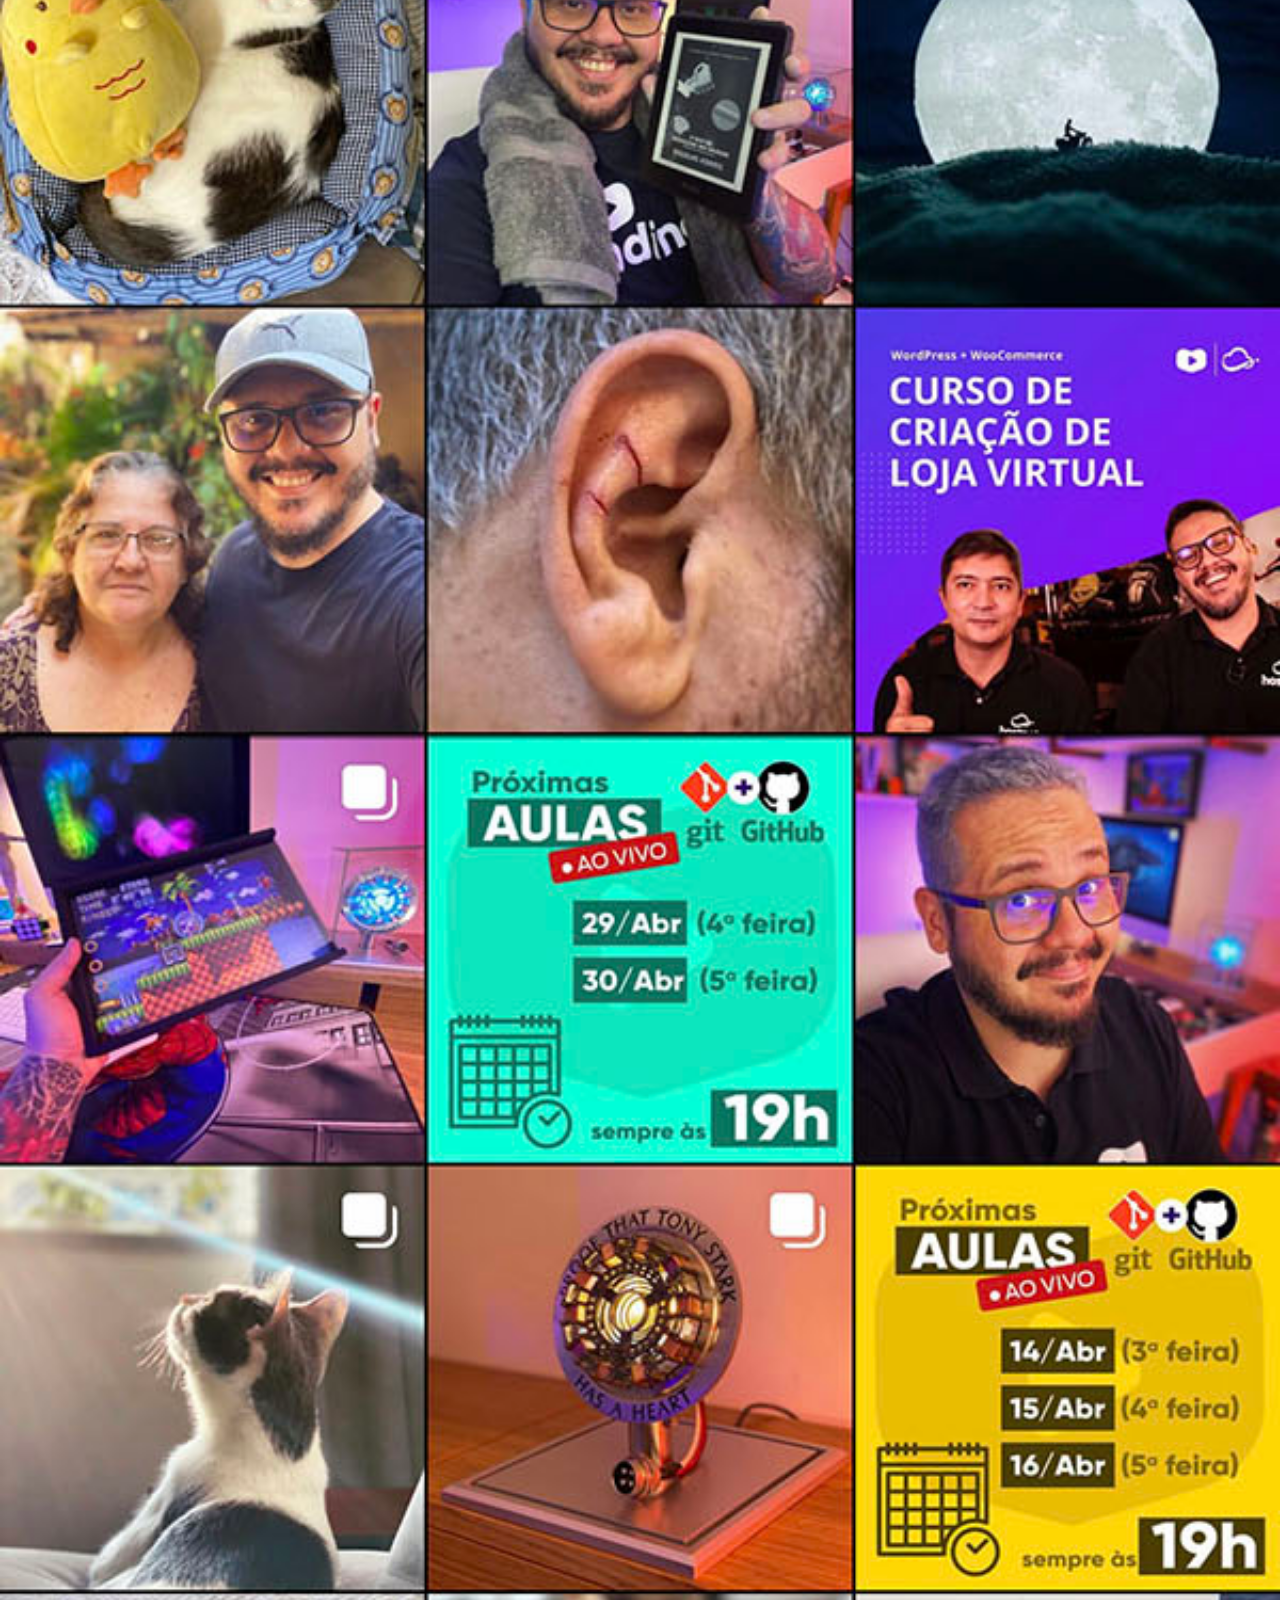
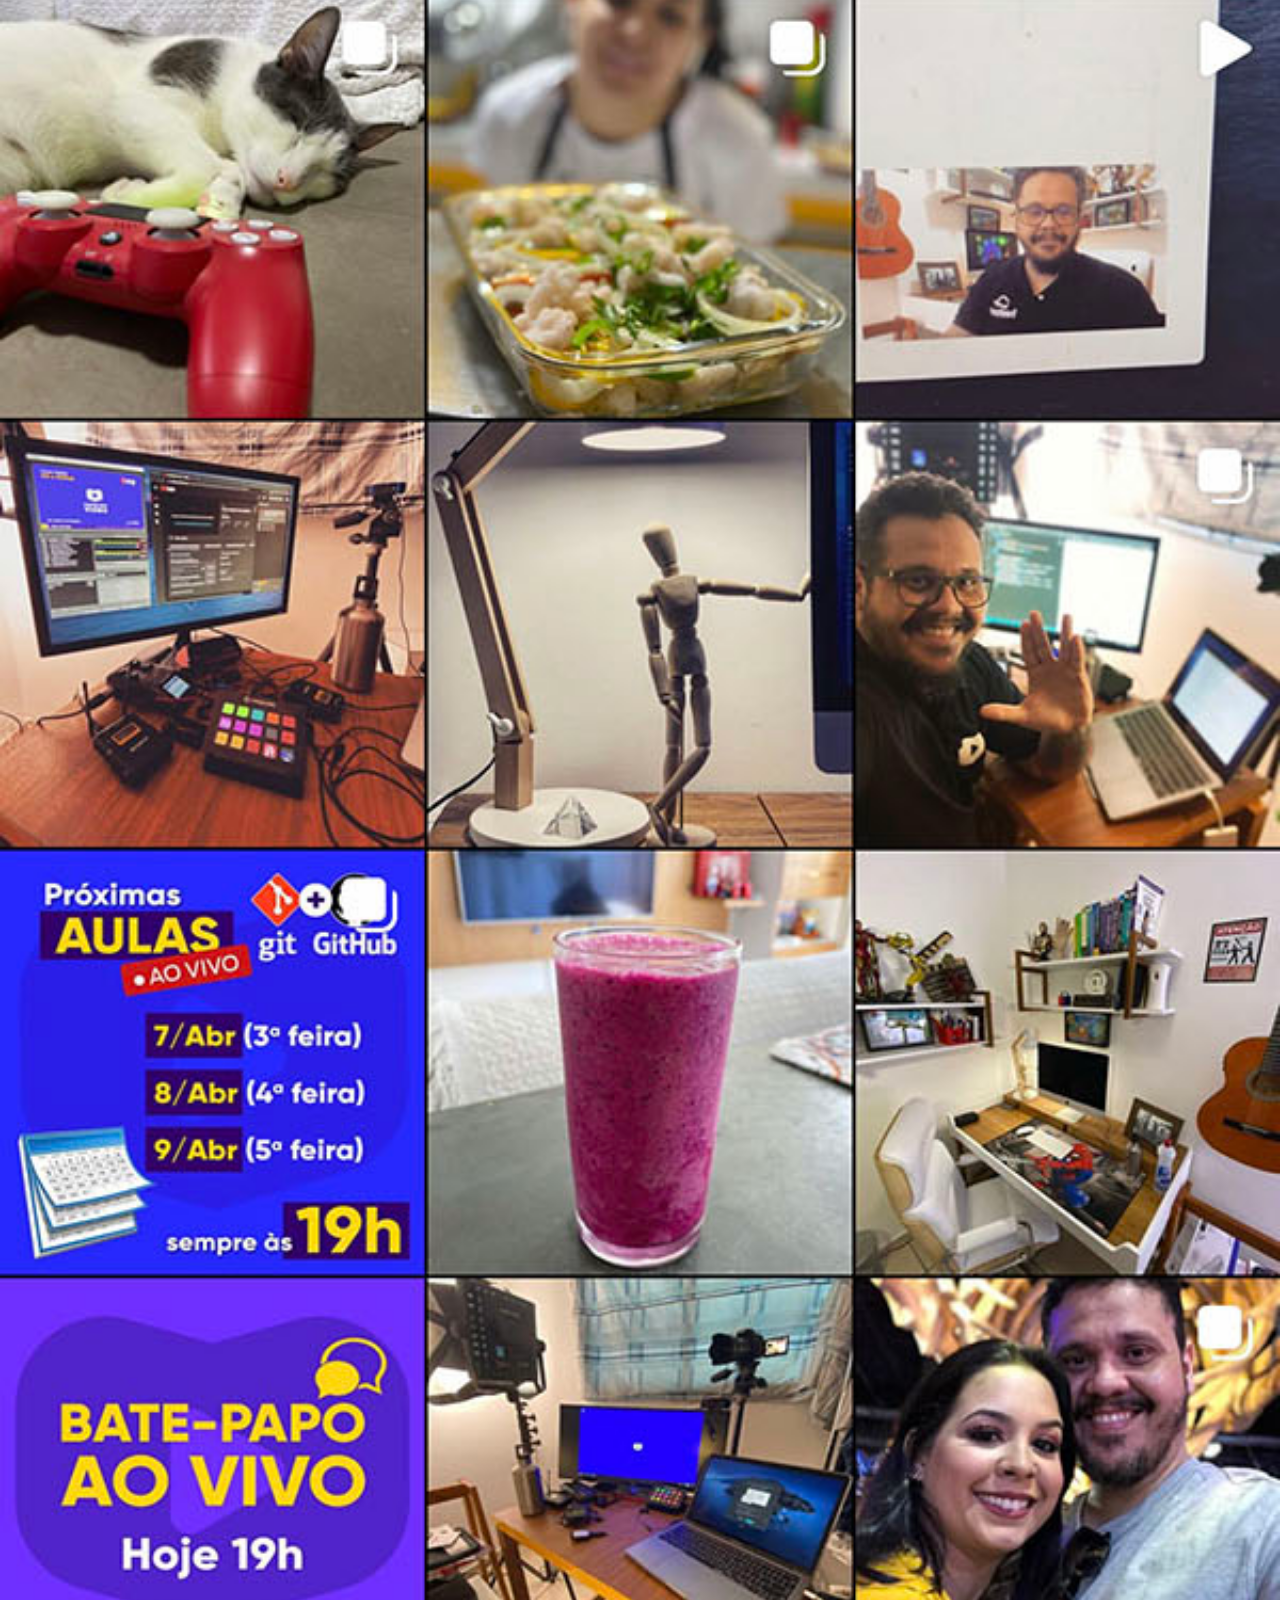
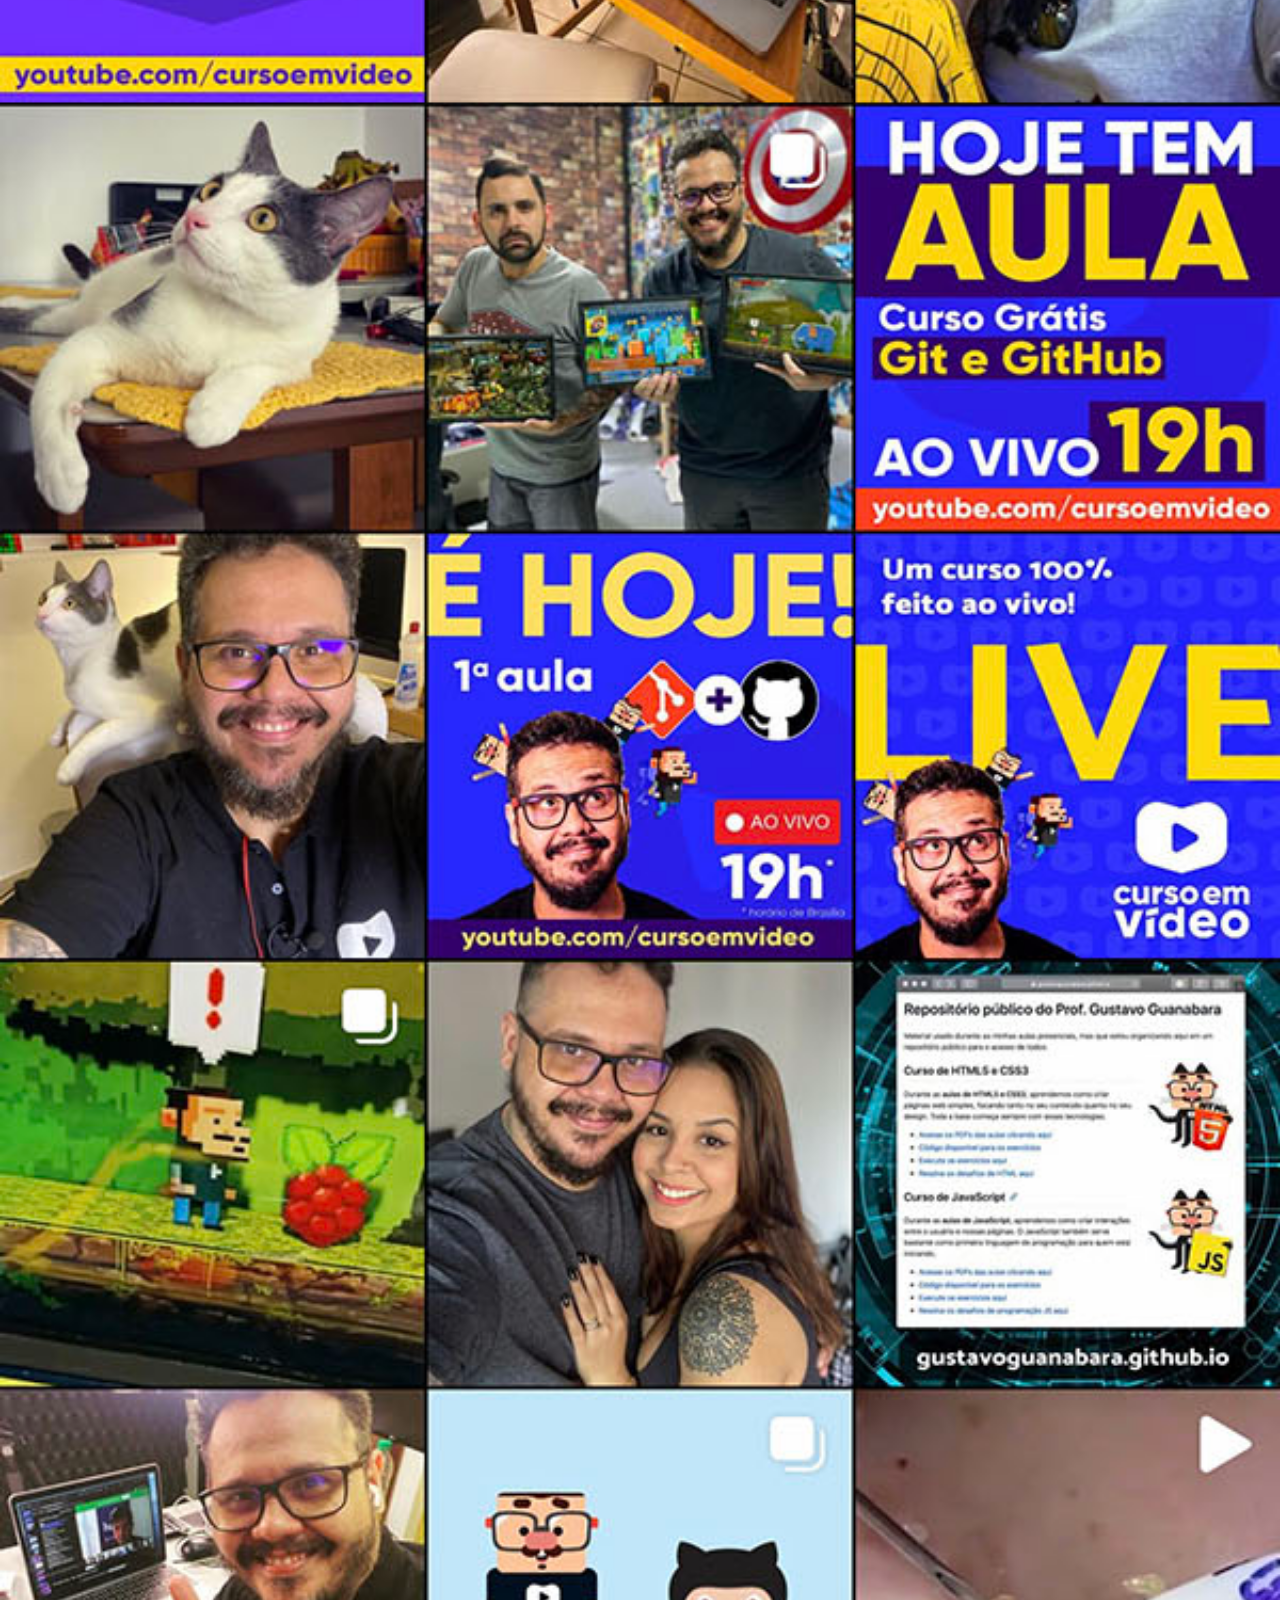
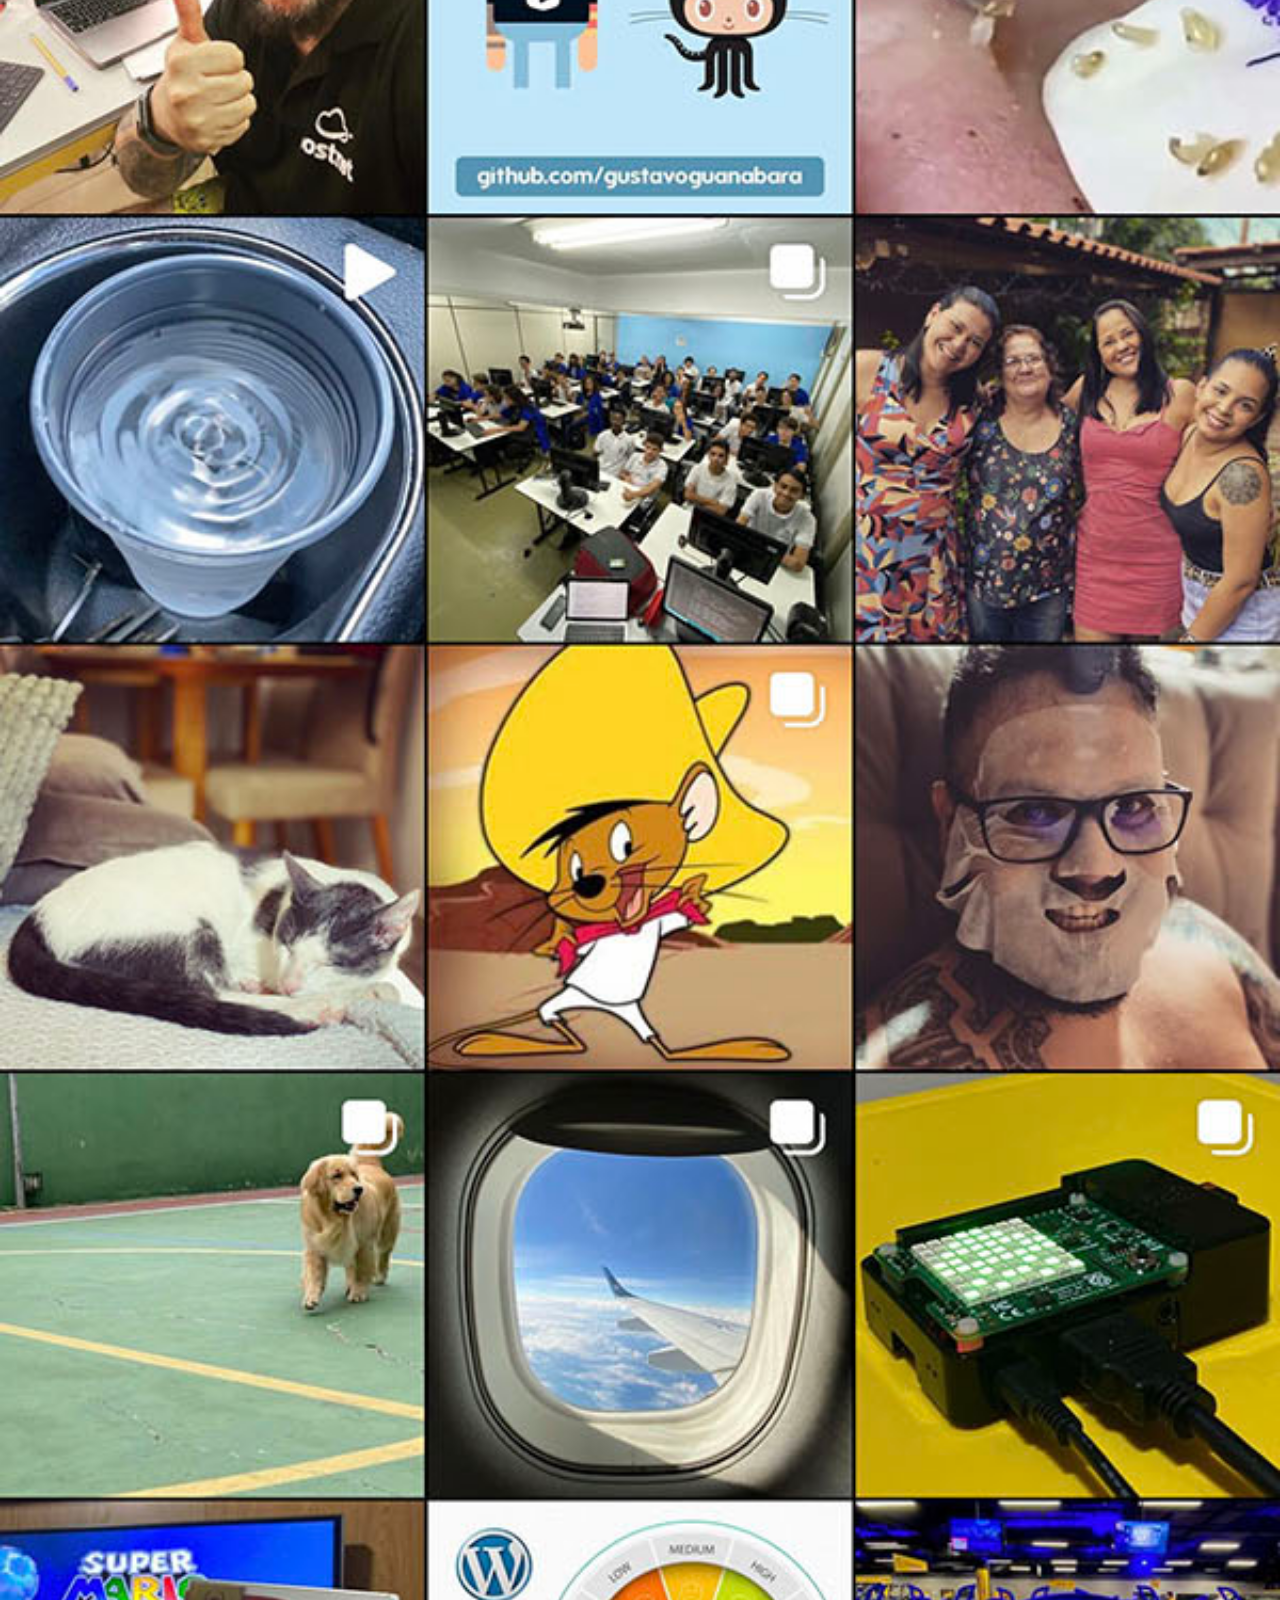
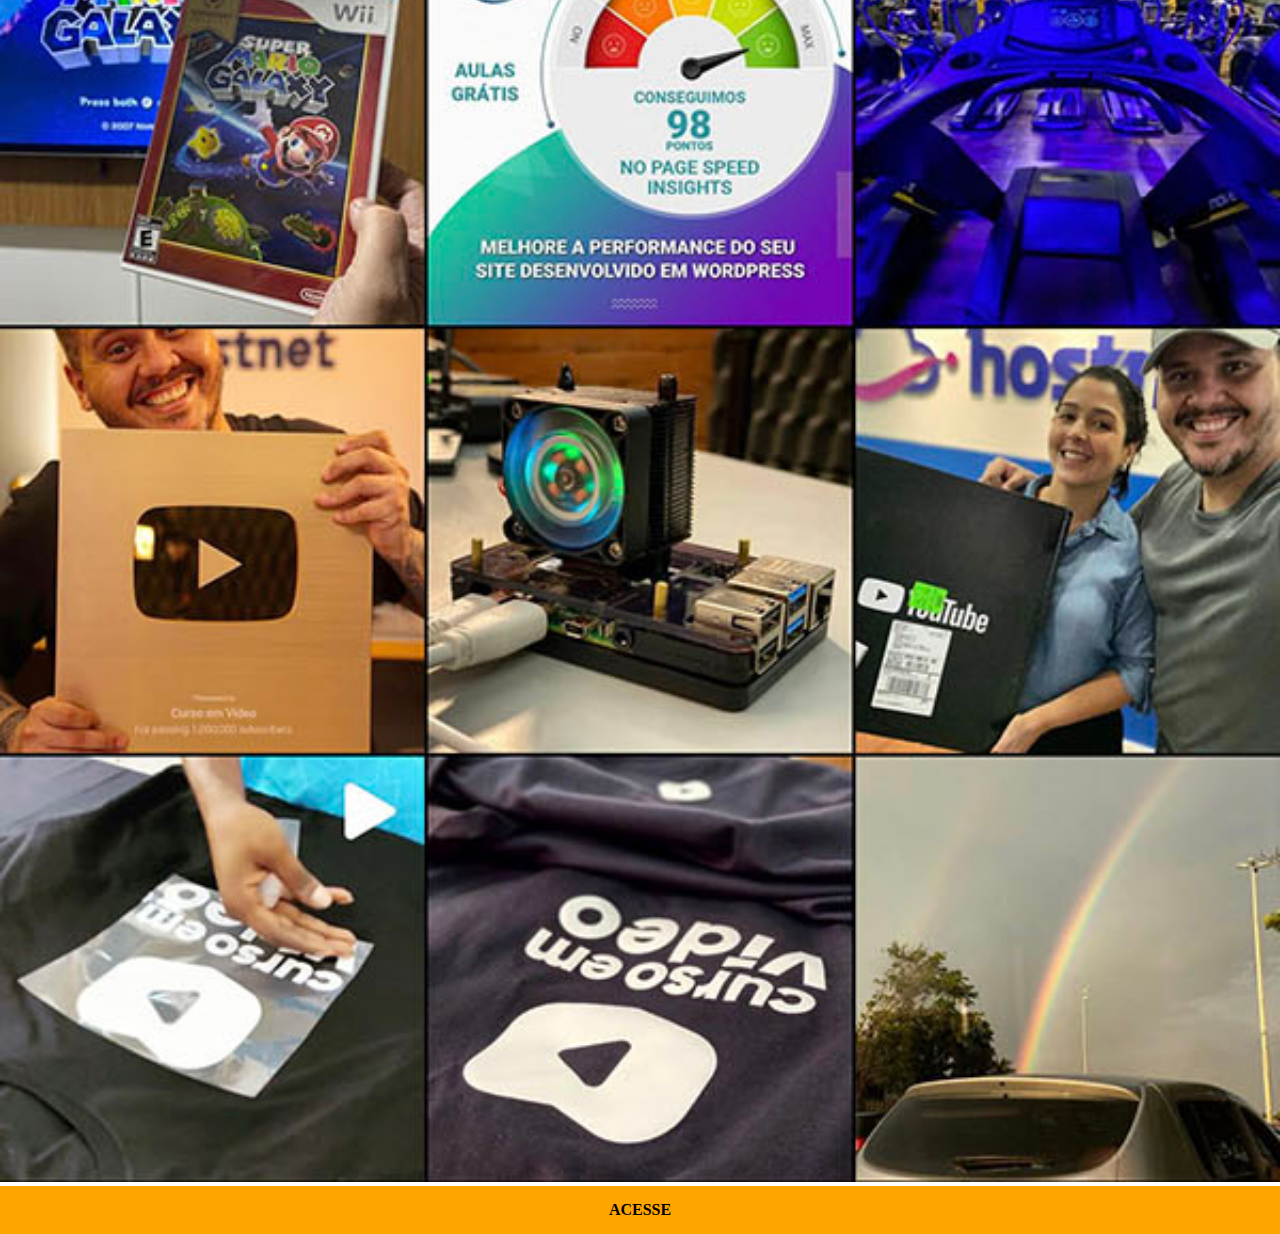
<file: instagram.html>
<!DOCTYPE html>
<html lang="pt-BR">
<head>
    <meta charset="UTF-8">
    <meta name="viewport" content="width=device-width, initial-scale=1.0">
    <title>Instagram</title>
    <link rel="stylesheet" href="estilos/menu.css">
</head>
<body>
    <img src="imagens/tela-instagram.jpg" alt="Instagram">
    <a href="https://www.instagram.com" target="_blank">ACESSE</a>
</body>
</html>
</file>
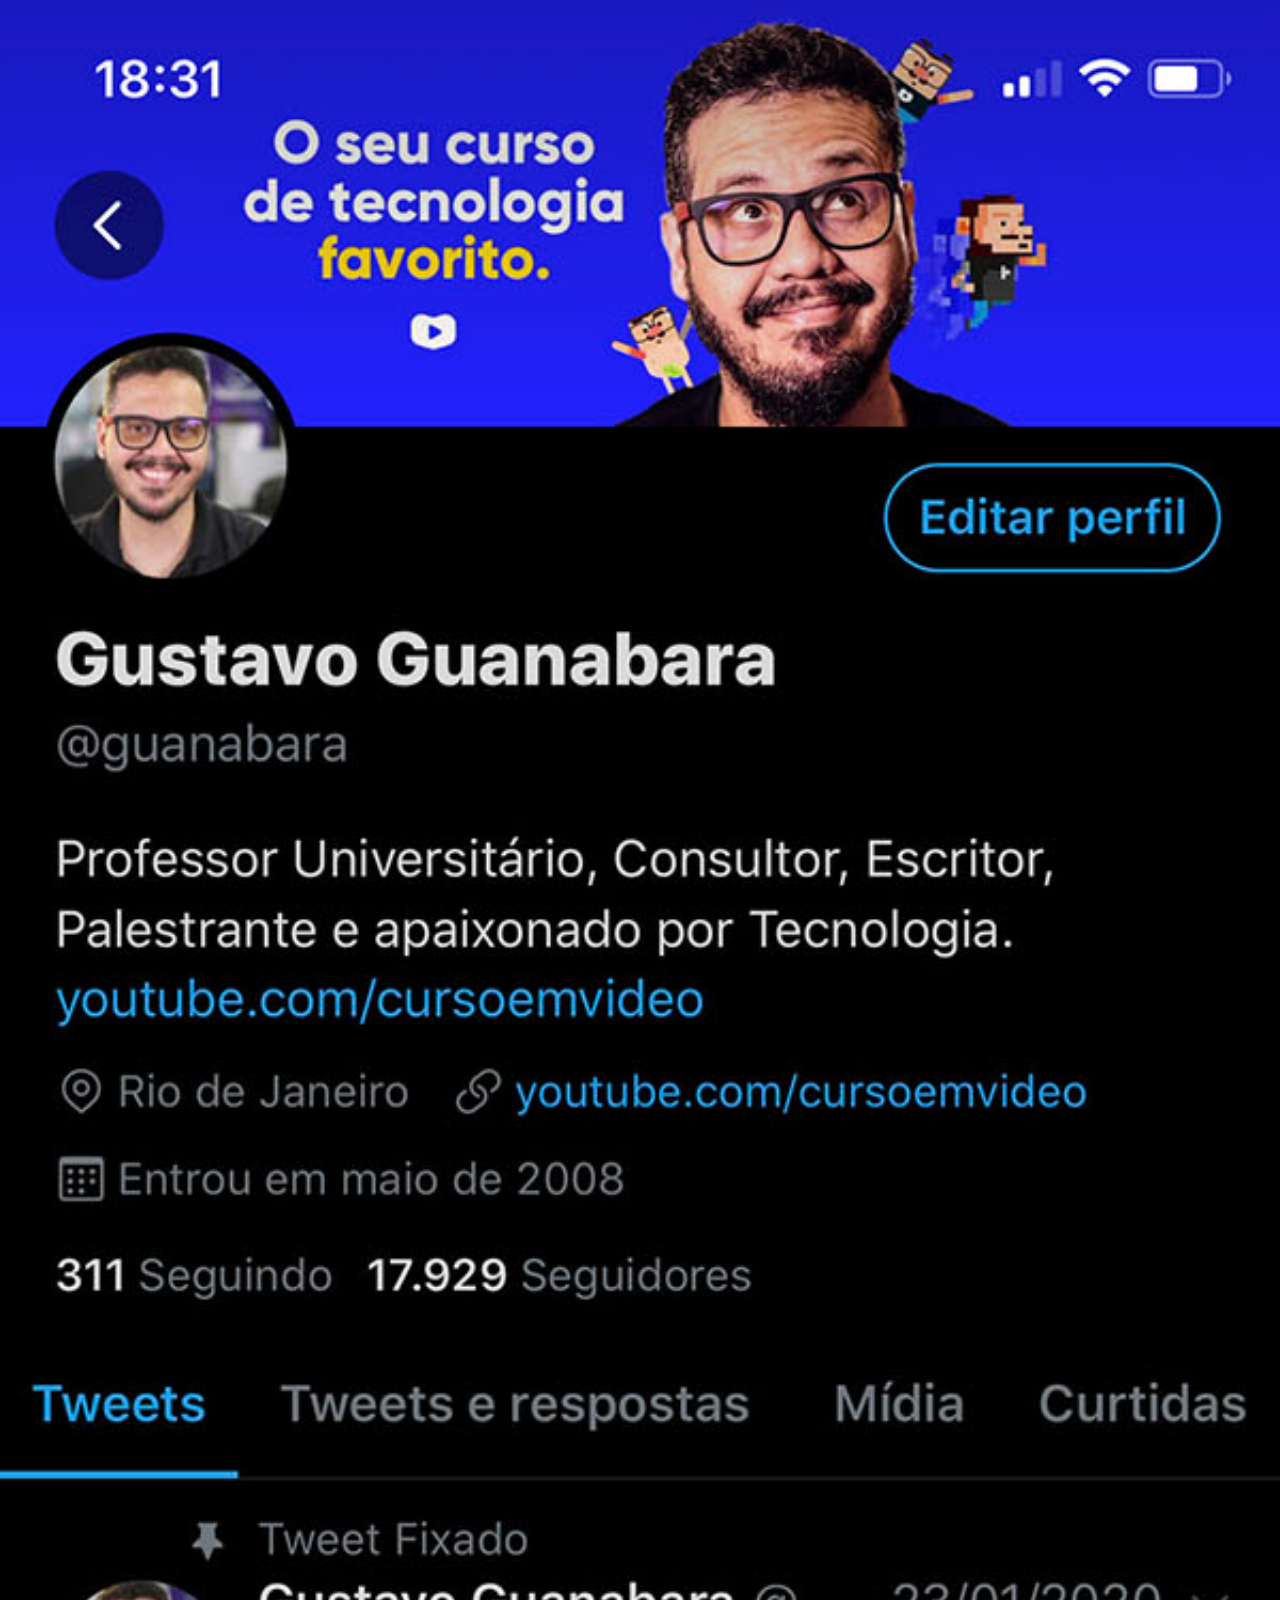
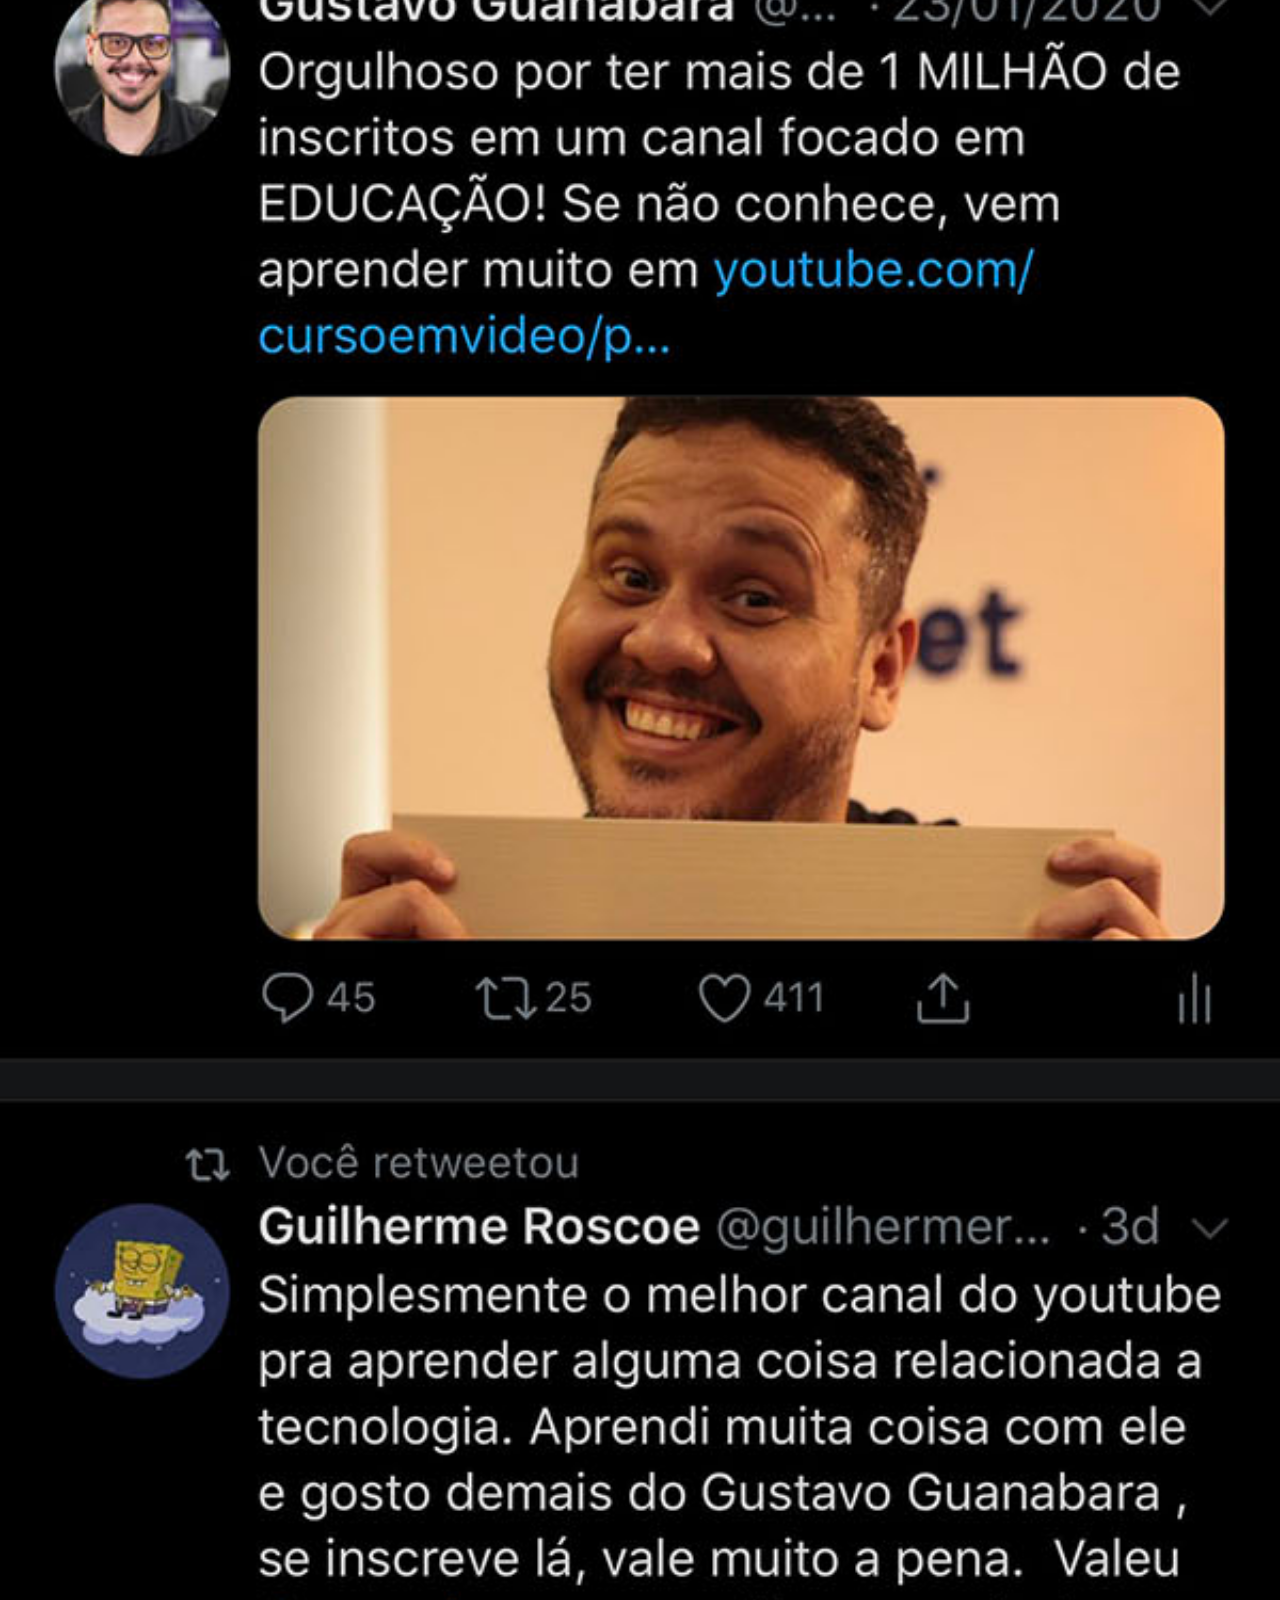
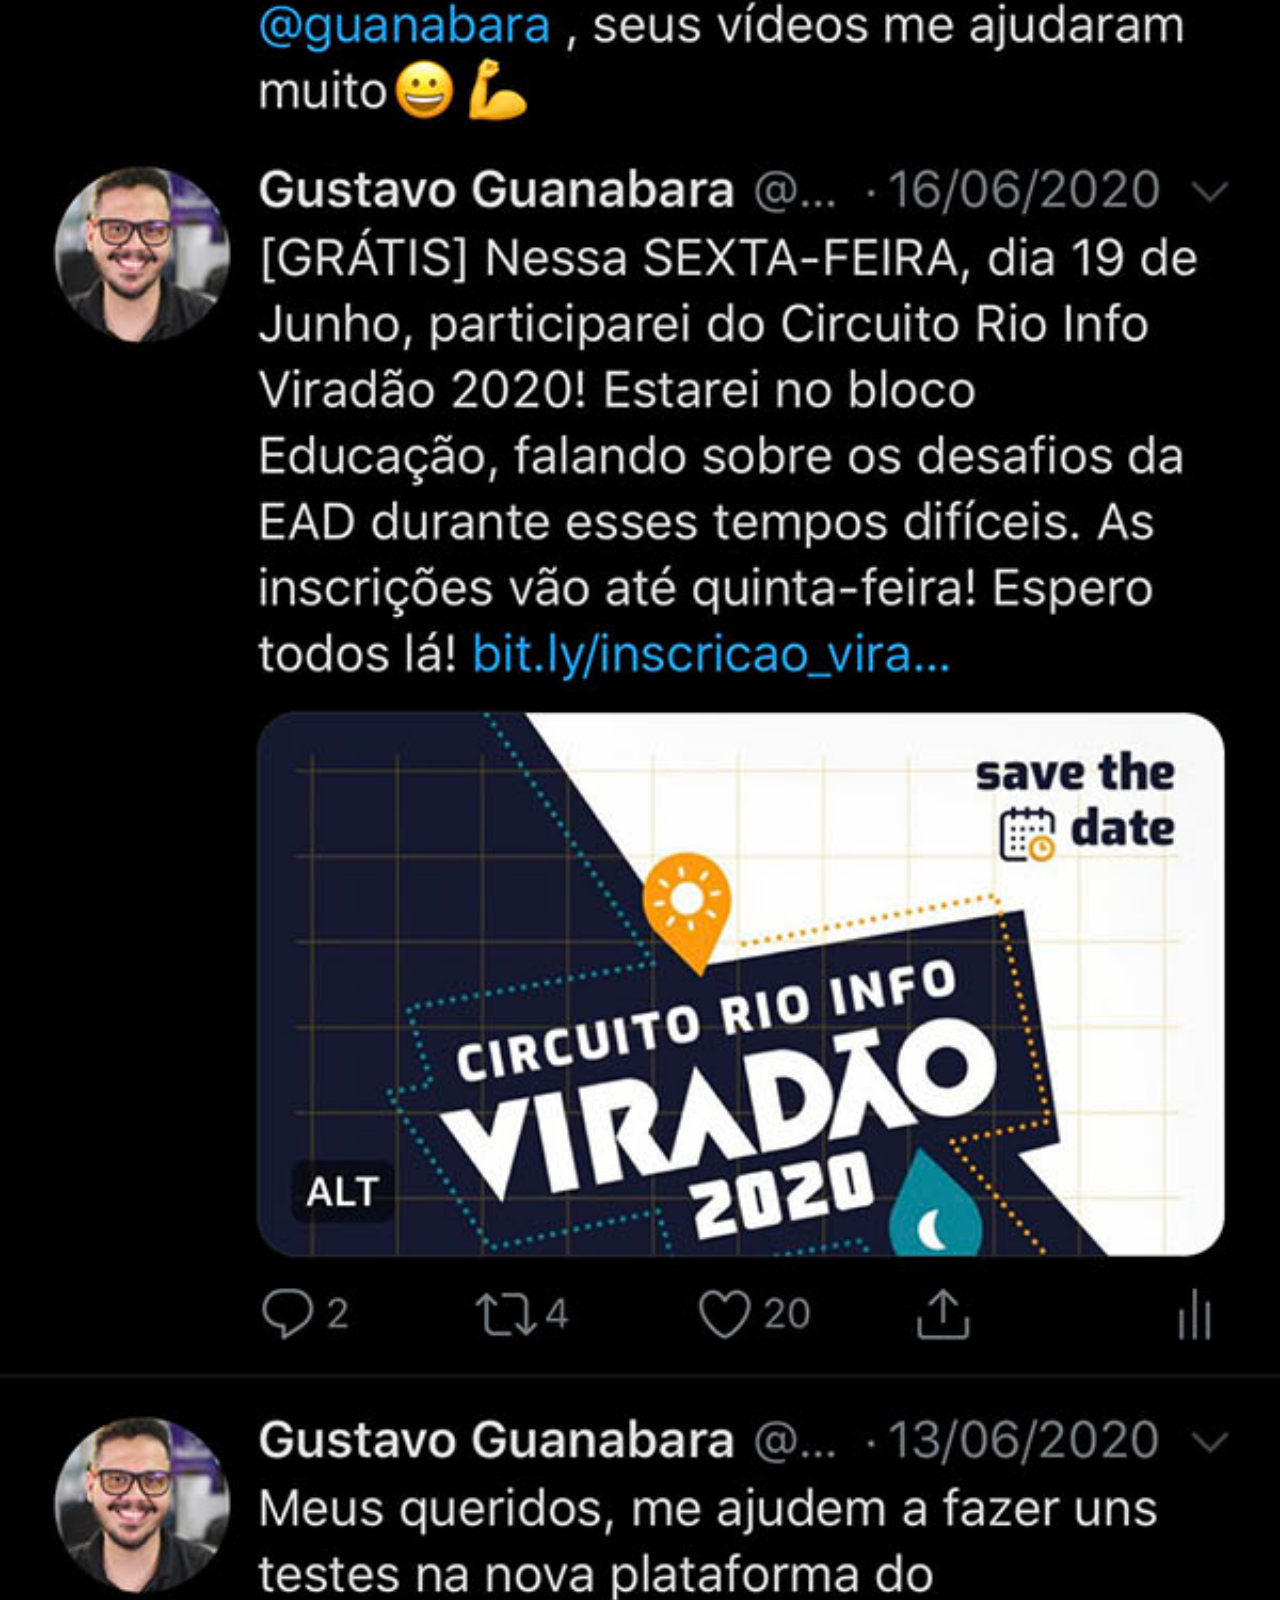
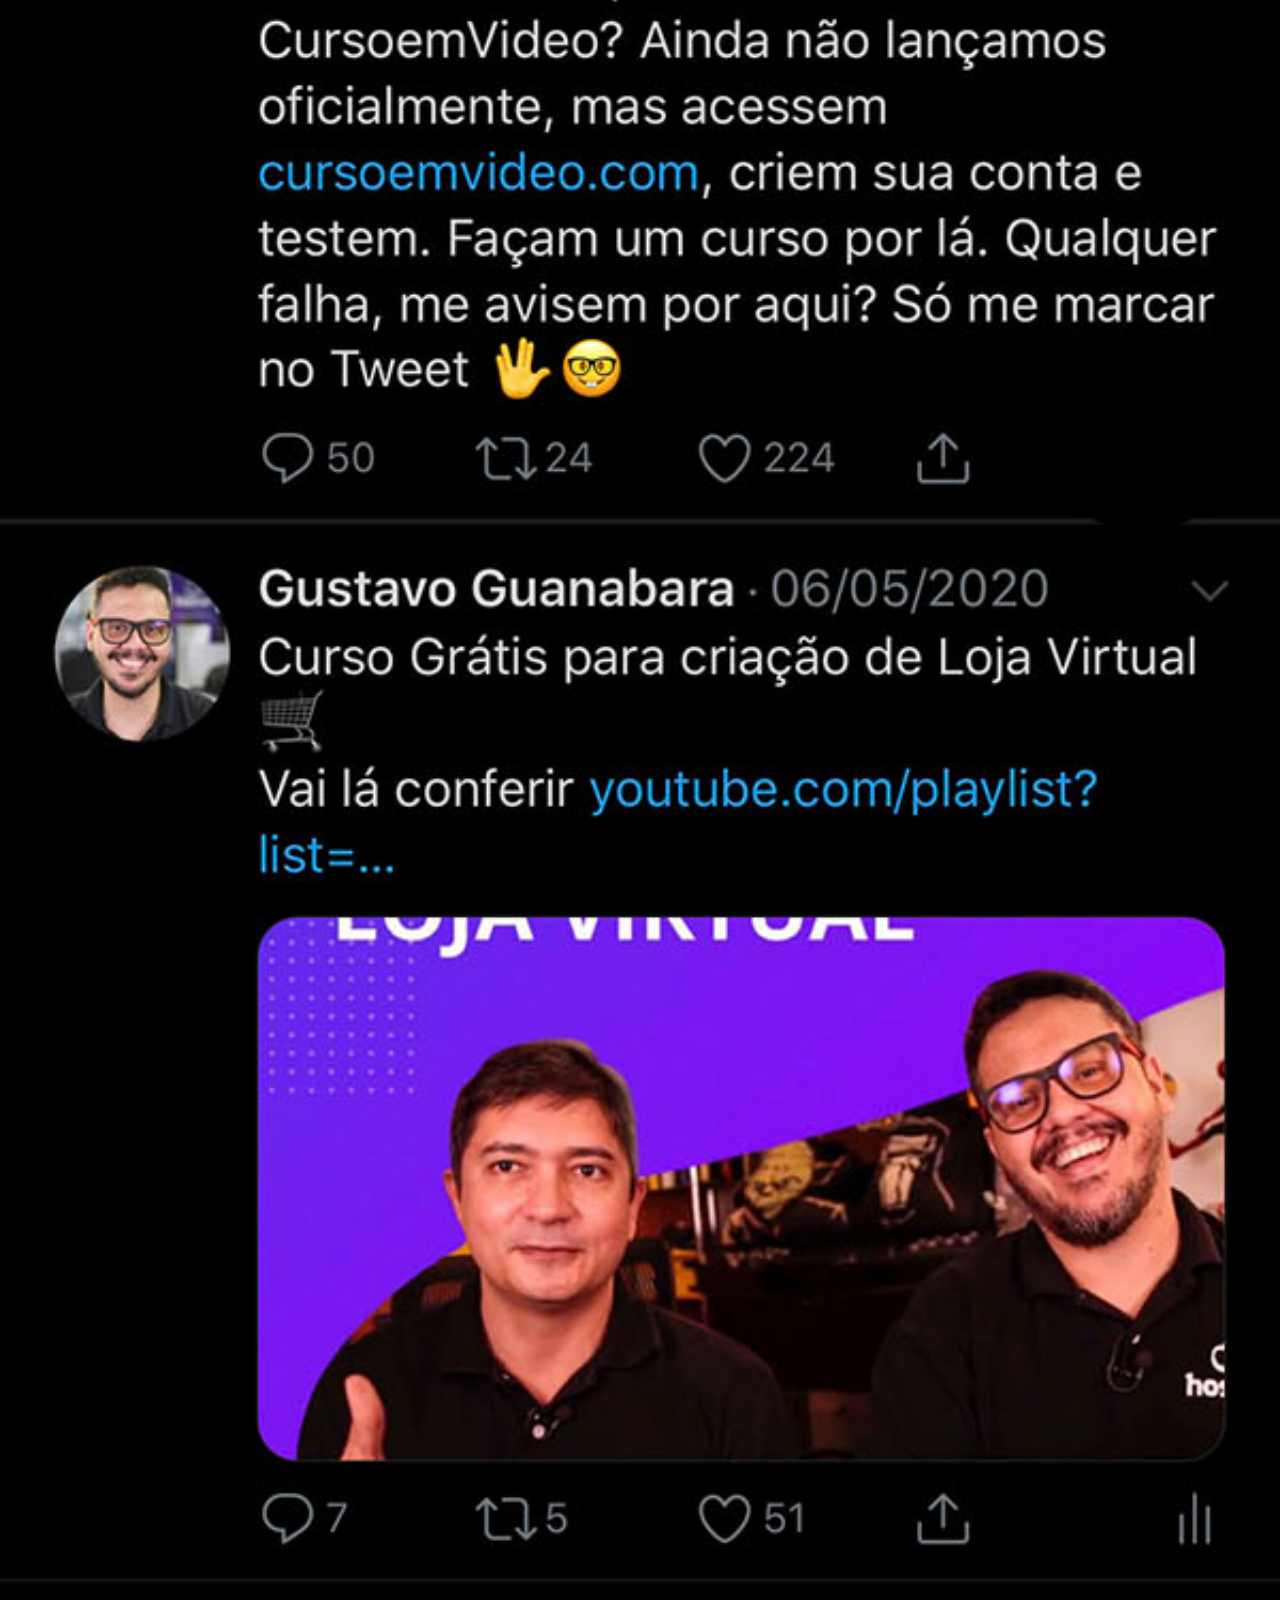
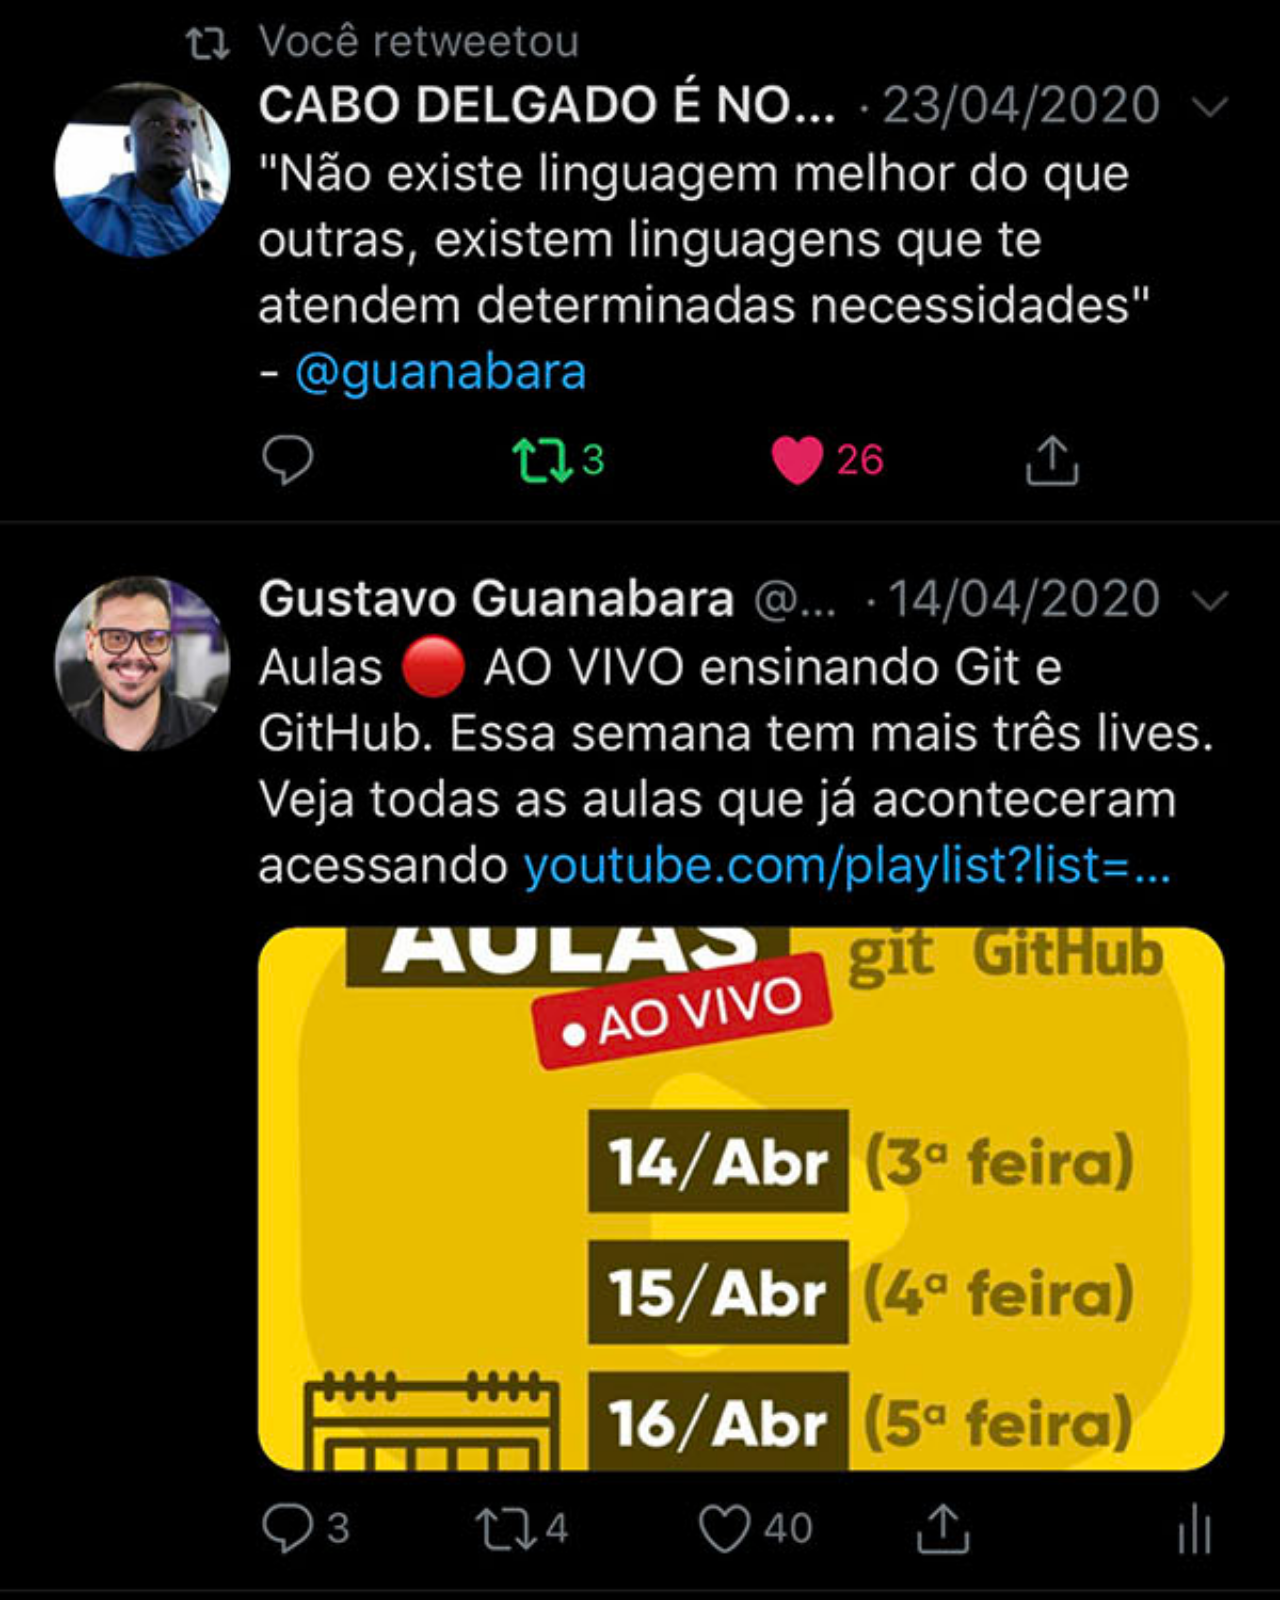
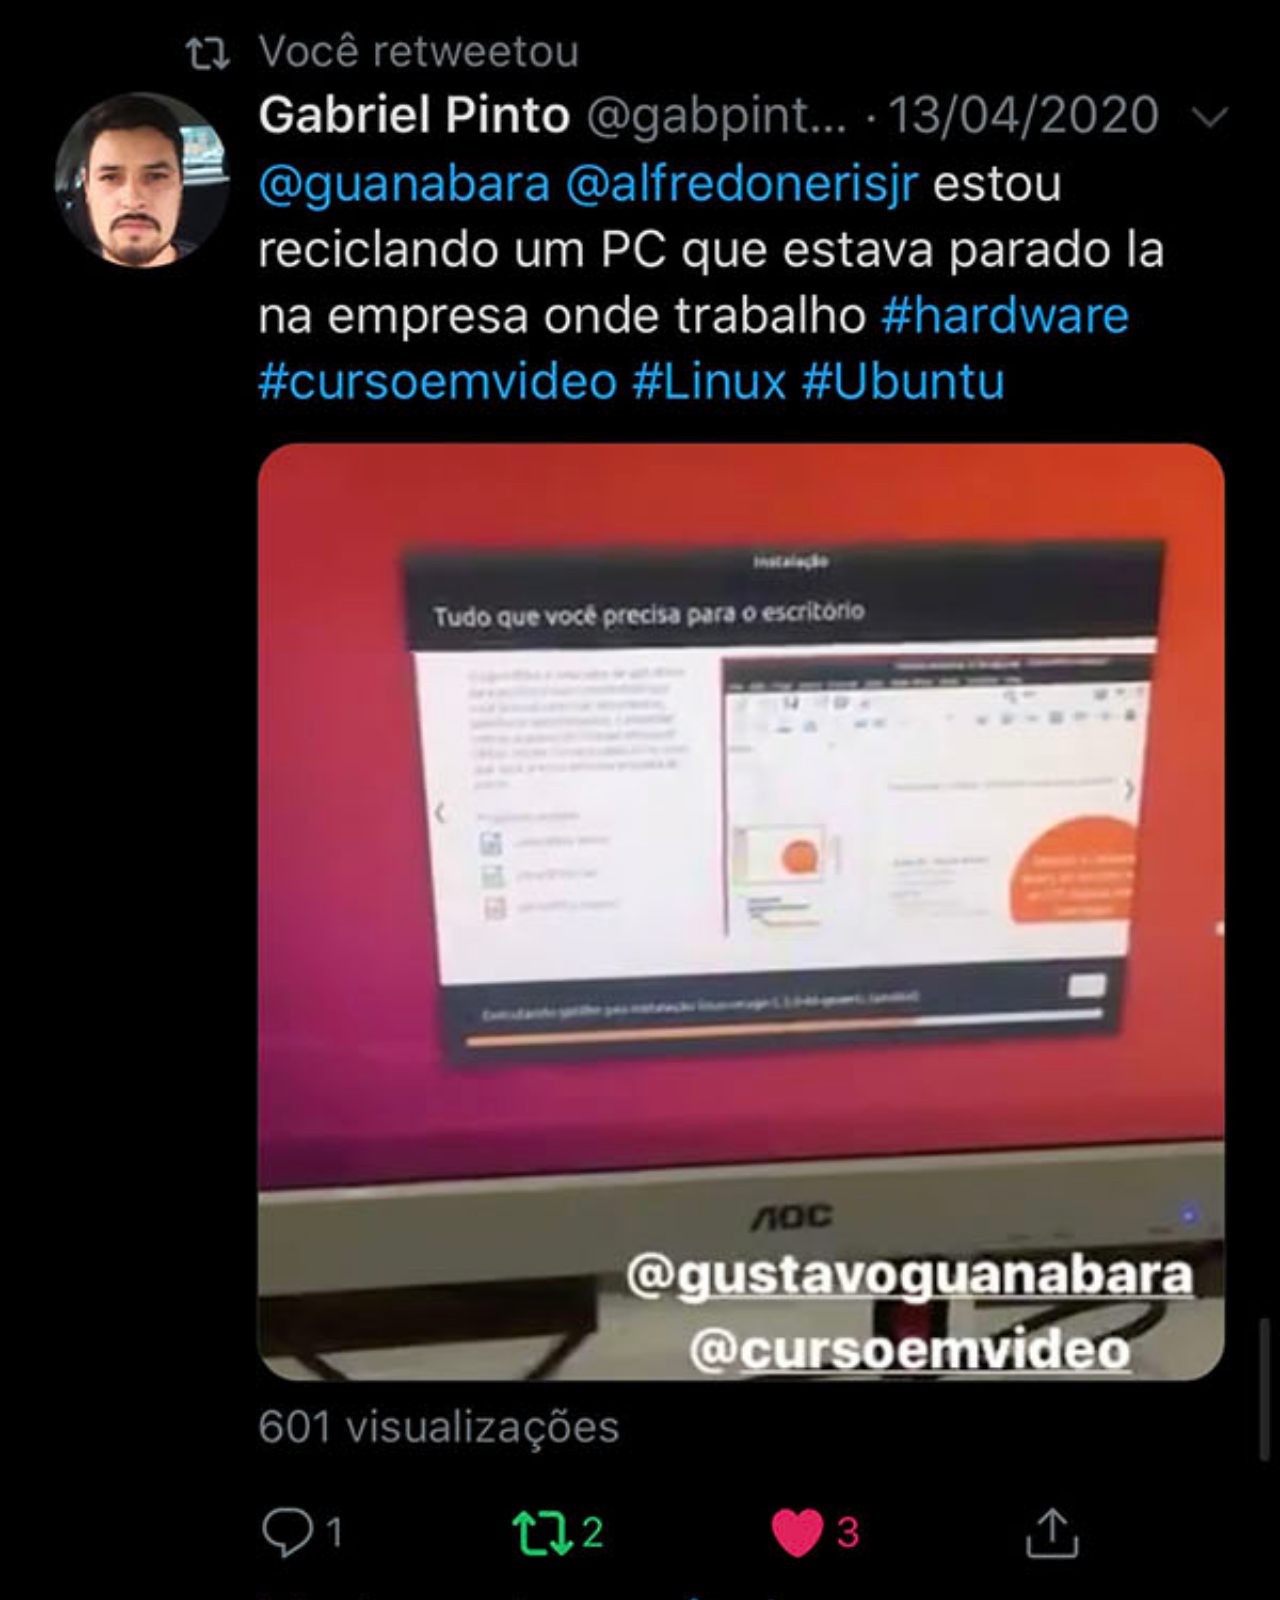
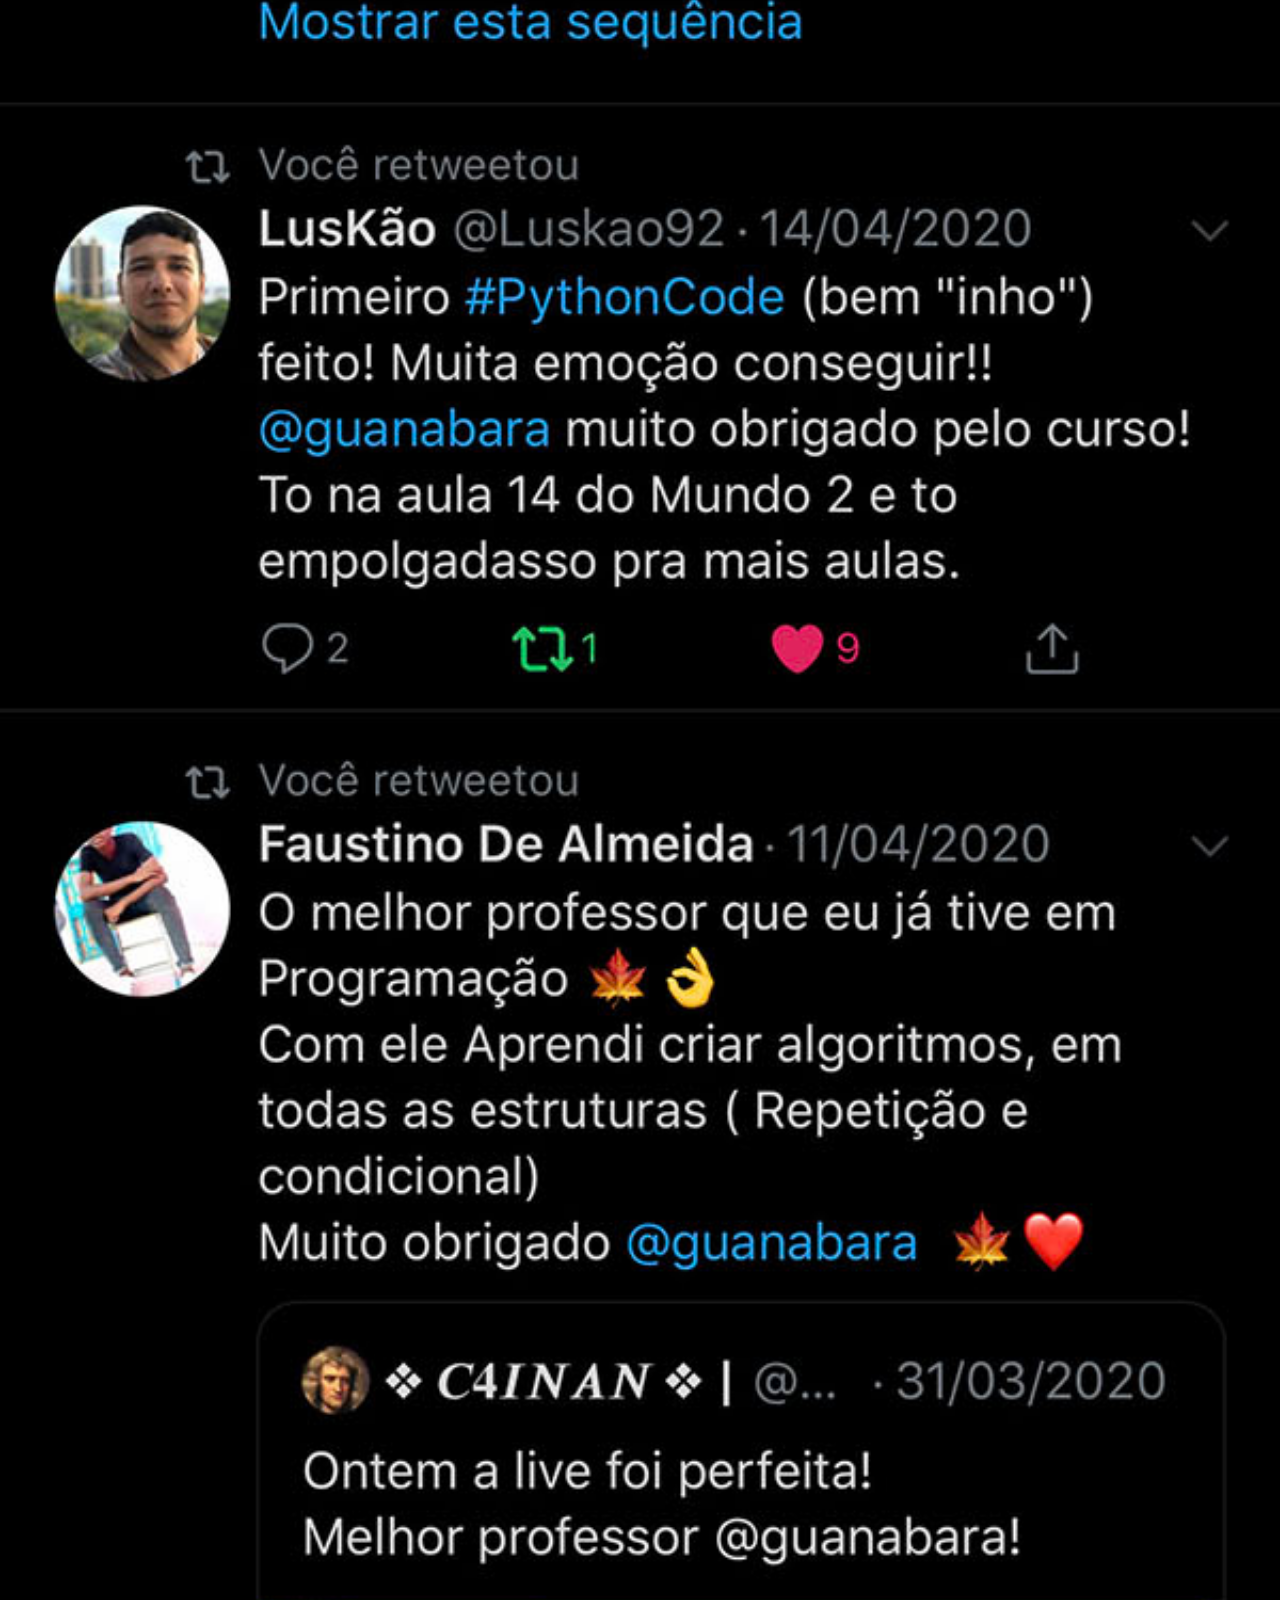
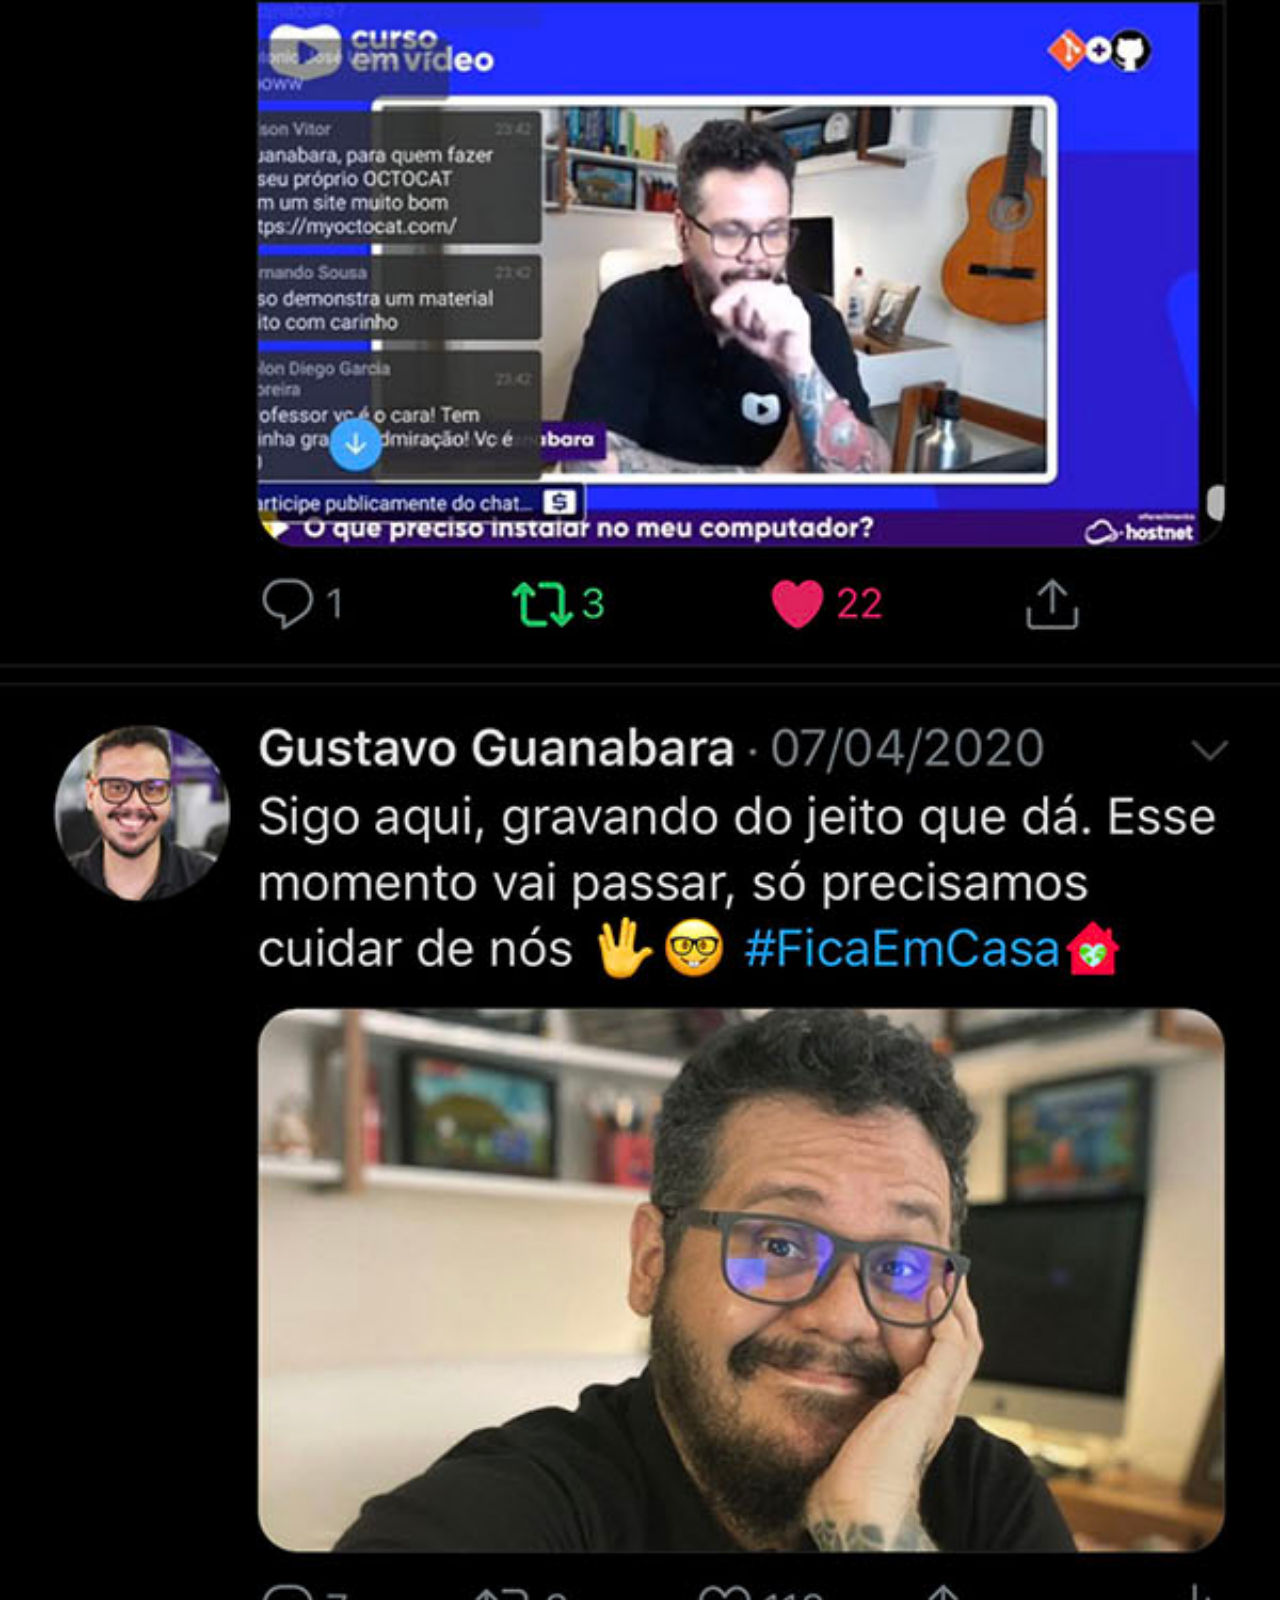
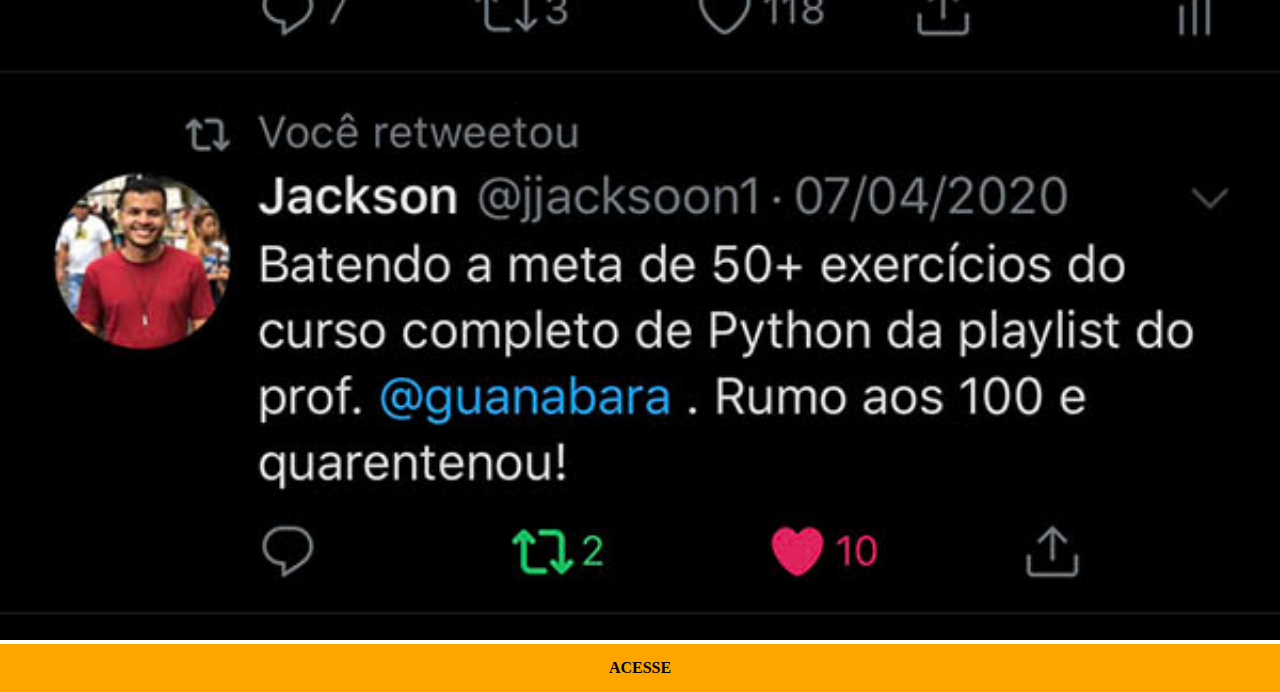
<file: twitter.html>
<!DOCTYPE html>
<html lang="pt-BR">
<head>
    <meta charset="UTF-8">
    <meta name="viewport" content="width=device-width, initial-scale=1.0">
    <title>Twitter</title>
    <link rel="stylesheet" href="estilos/menu.css">
</head>
<body>
    <img src="imagens/tela-twitter.jpg" alt="Twitter">
    <a href="https://www.twitter.com" target="_blank">ACESSE</a>
</body>
</html>
</file>
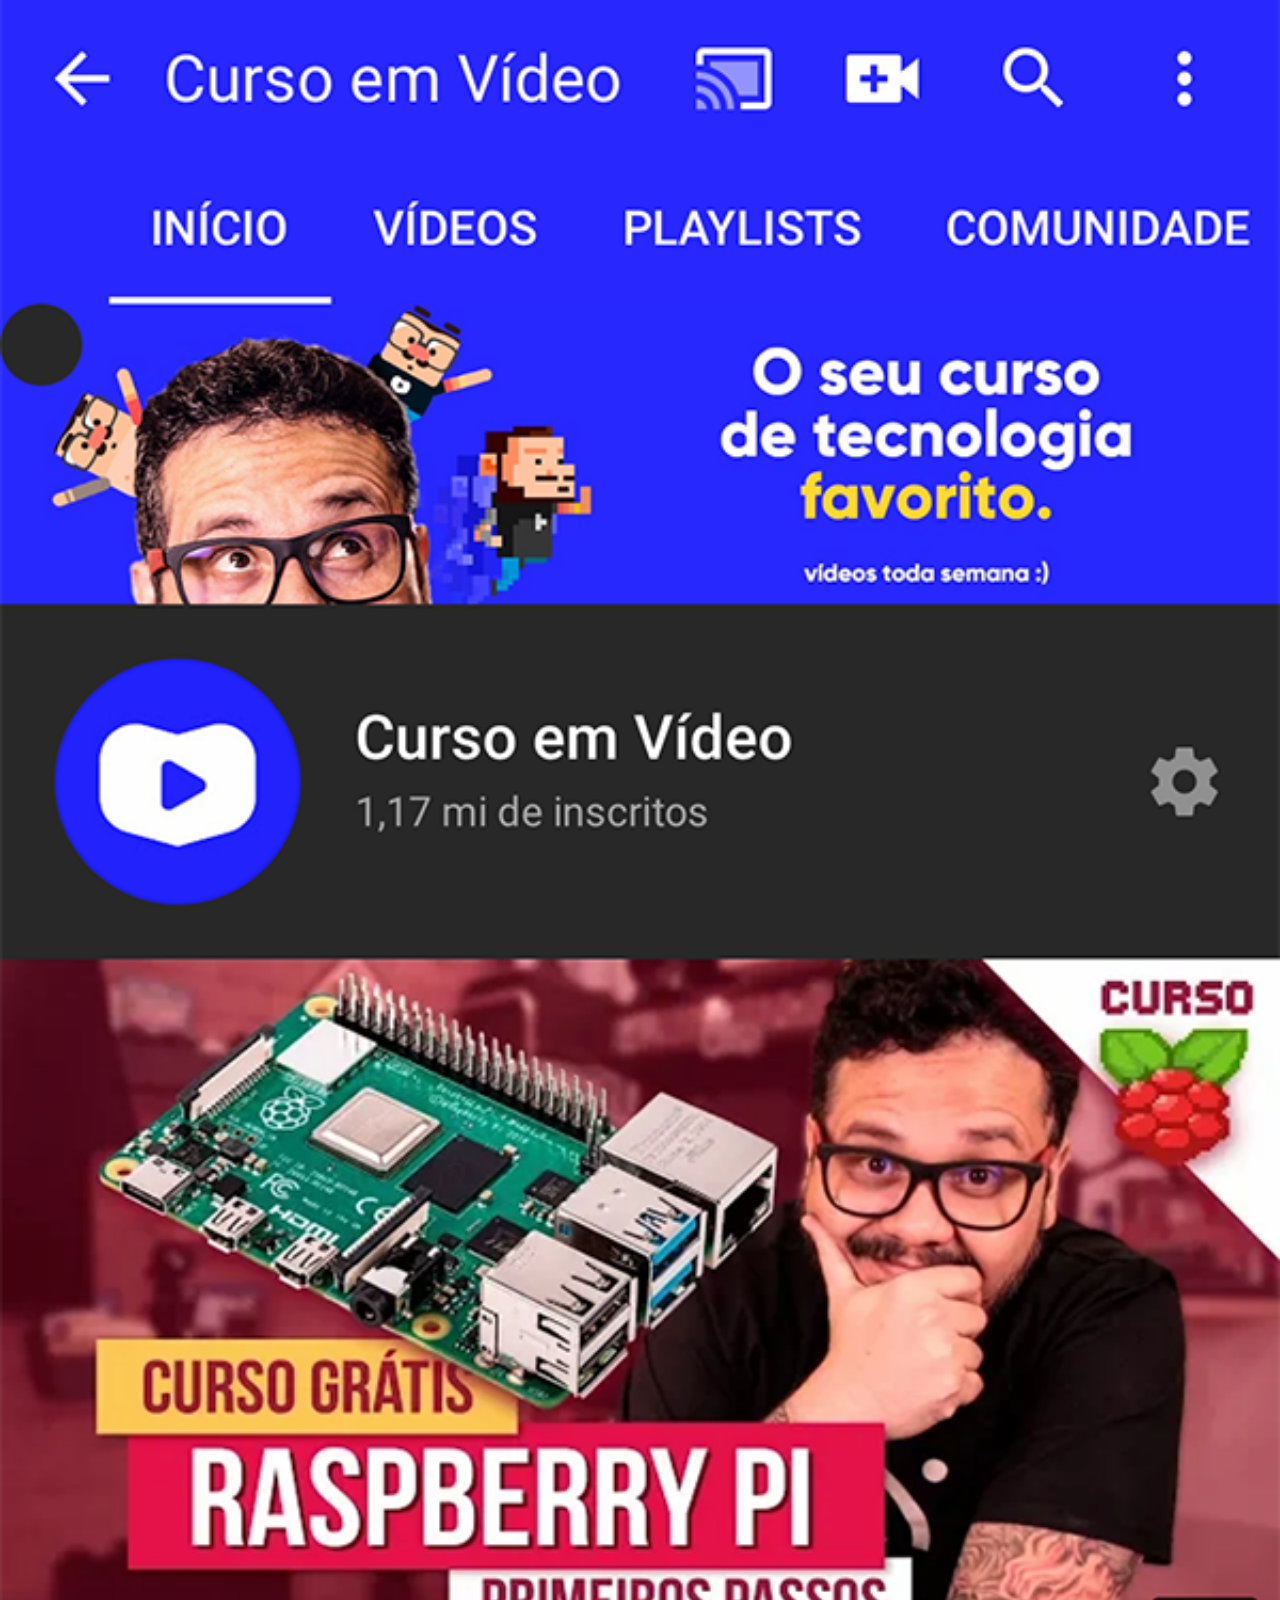
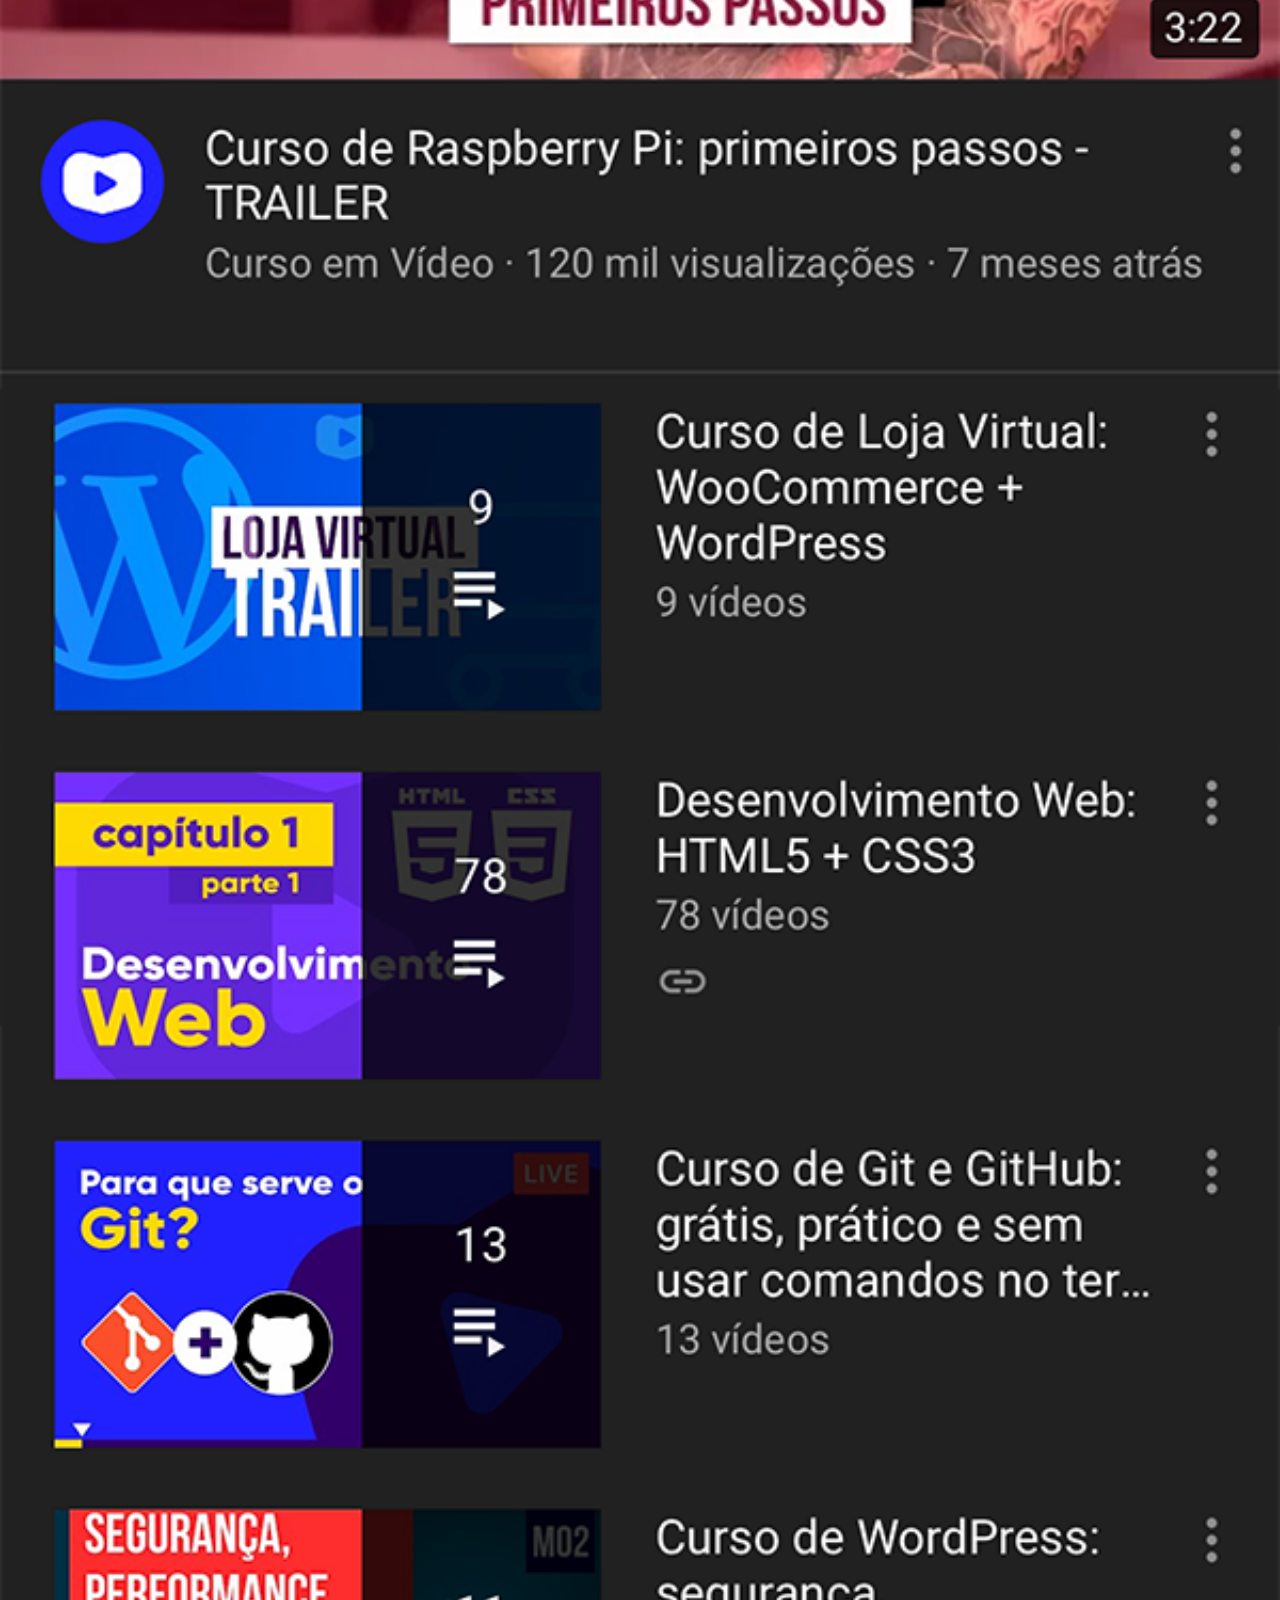
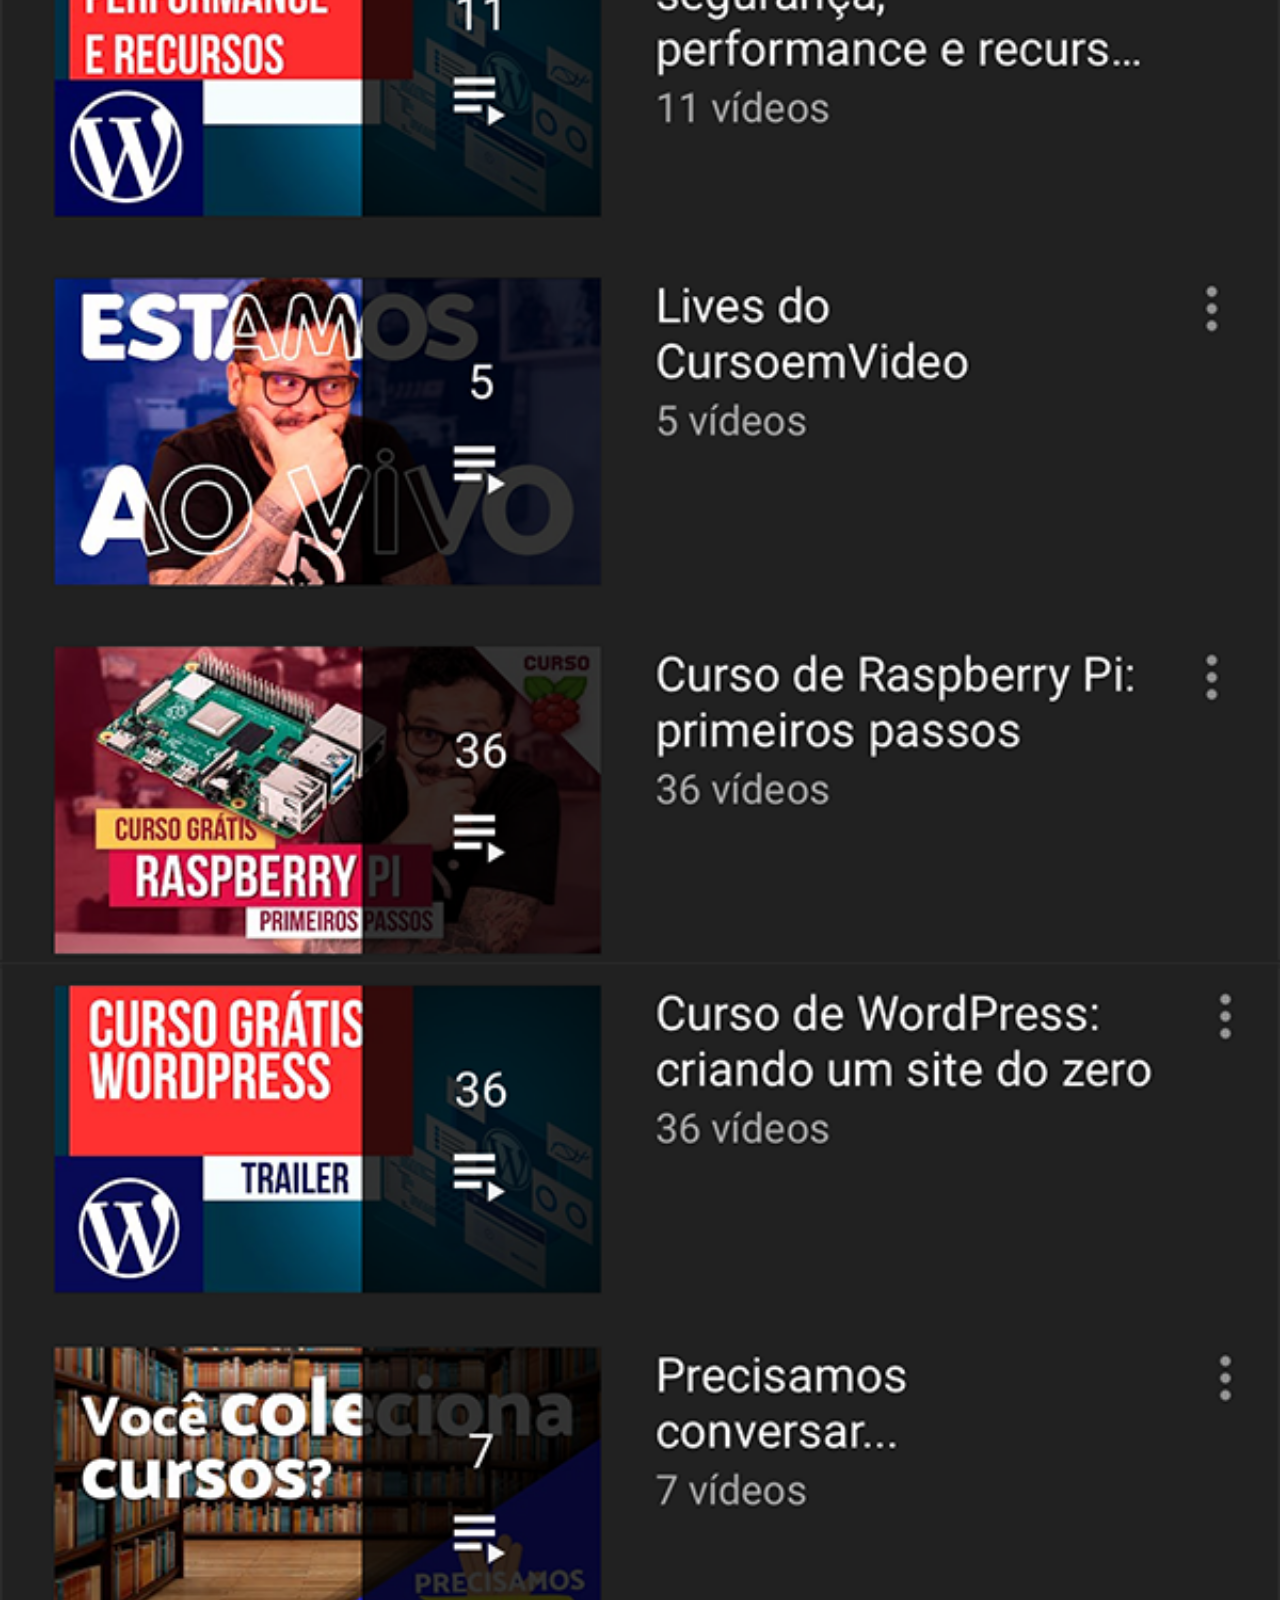
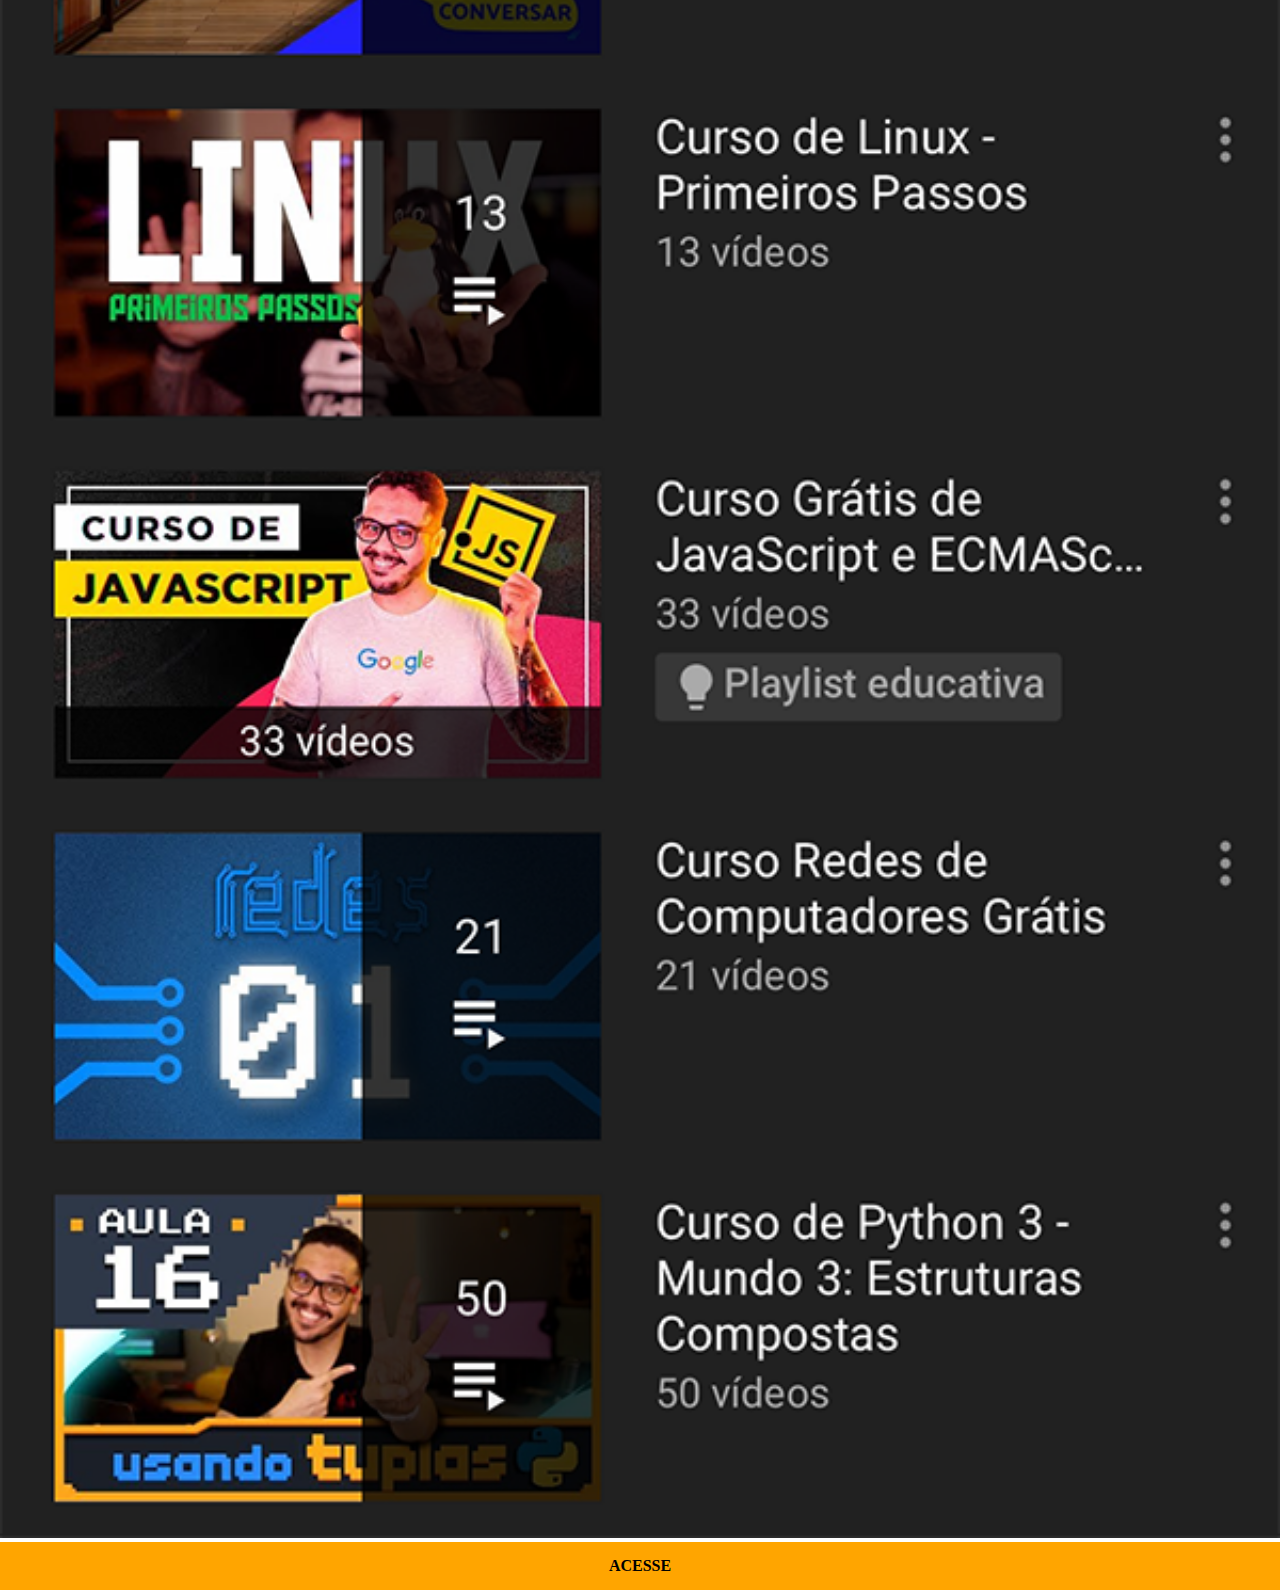
<file: youtube.html>
<!DOCTYPE html>
<html lang="pt-BR">
<head>
    <meta charset="UTF-8">
    <meta name="viewport" content="width=device-width, initial-scale=1.0">
    <title>Document</title>
    <link rel="stylesheet" href="estilos/menu.css">
</head>
<body>
    <img src="imagens/tela-youtube.png" alt="YouTube">
    <a href="https://www.youtube.com" target="_blank">ACESSE</a>
</body>
</html>
</file>
<file: estilos/style.css>
@charset "UTF-8";

* {
    margin: 0px;
    padding: 0px;
    font-family: Arial, Helvetica, sans-serif;
}

html, body {
    height: 100vh;
    width: 100vw;
    background: url(../imagens/fundo-madeira.jpg);
    background-size: cover;
    background-attachment: fixed;
}

main {
    height: 100vh;
    position: relative;    
}

section#telefone {
    position: relative;
    top: 50%;
    left: 50%;
    transform: translate(-50%, -50%);

    height: 627px;
    width: 311px;
    background: url(../imagens/frame-iphone.png);
    
}

iframe#tela {
    position: relative;
    top: 80px;
    left: 22px;
    width: 267px;
    height:471px;
    overflow: none;
}

section#redes-sociais{
    position: absolute;
    top: 10px;
    right: 10px;
    align-items: right;

}

section#redes-sociais img {
    width: 50px;
    height: 50px;
    margin-top: 10px;
    margin-bottom: 10px;
    border-radius: 50%;
    box-shadow: 2px 2px 5px rgba(41, 40, 40, 0.573);
    box-sizing: border-box;
} 

section#redes-sociais img:hover {
    border: 1px solid orange;
    transform: translate(-2px, -2px);
    box-shadow: 4px 4px 5px rgba(41, 40, 58, 0.573);
    translate: tranform .1s, border 1.5s;
}
</file>
<file: estilos/menu.css>
@charset "UTF-8";

* {
    margin: 0px;
    padding: 0px; 
}

::-webkit-scrollbar {
    width: 0px;
    height: 0px;
}

img {
    width: 100%;
    height: 100%;

}

a {
    width: 100%;
    padding: 15px 0px;
    display: block;
    background-color: orange;
    color: black;
    font: arial;
    font-weight: bolder;
    text-decoration: none;
    text-align: center;
    
}

a:hover {
    background-color: rgb(255, 187, 0);
}
</file>
